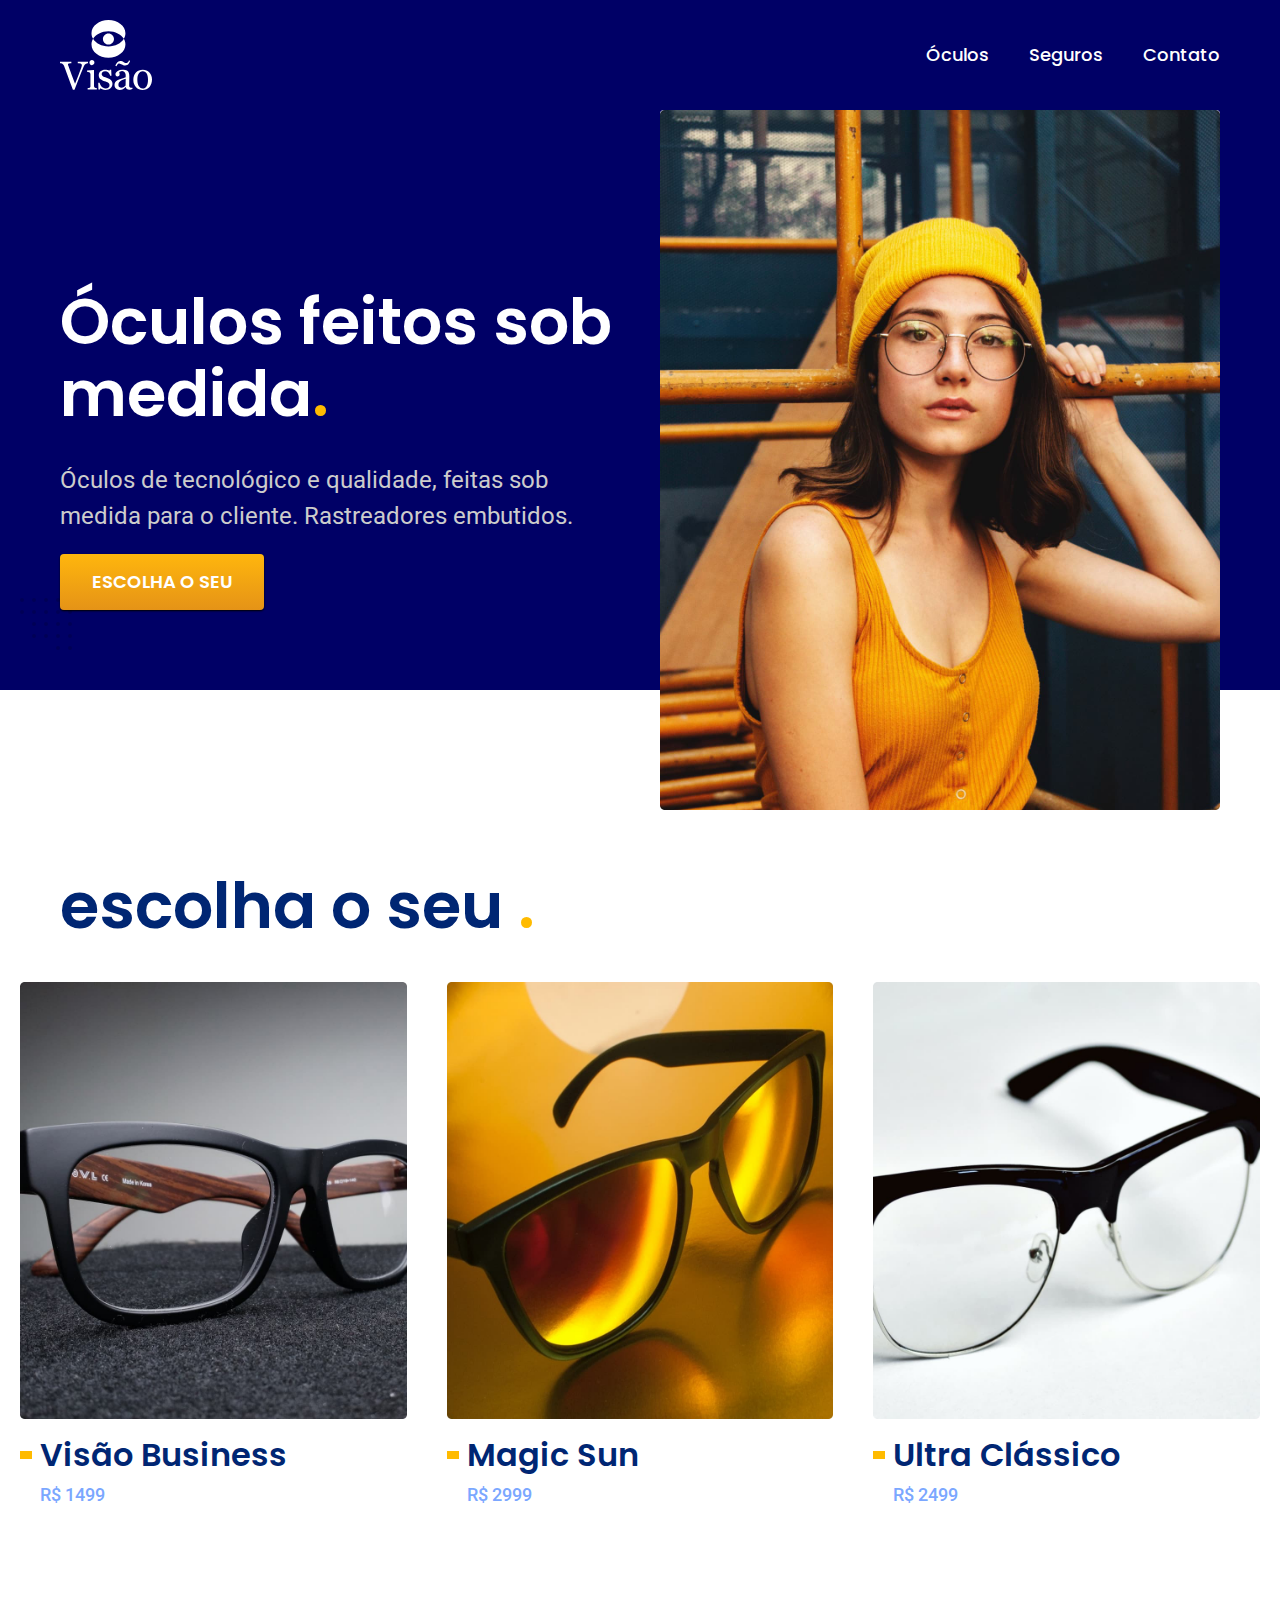
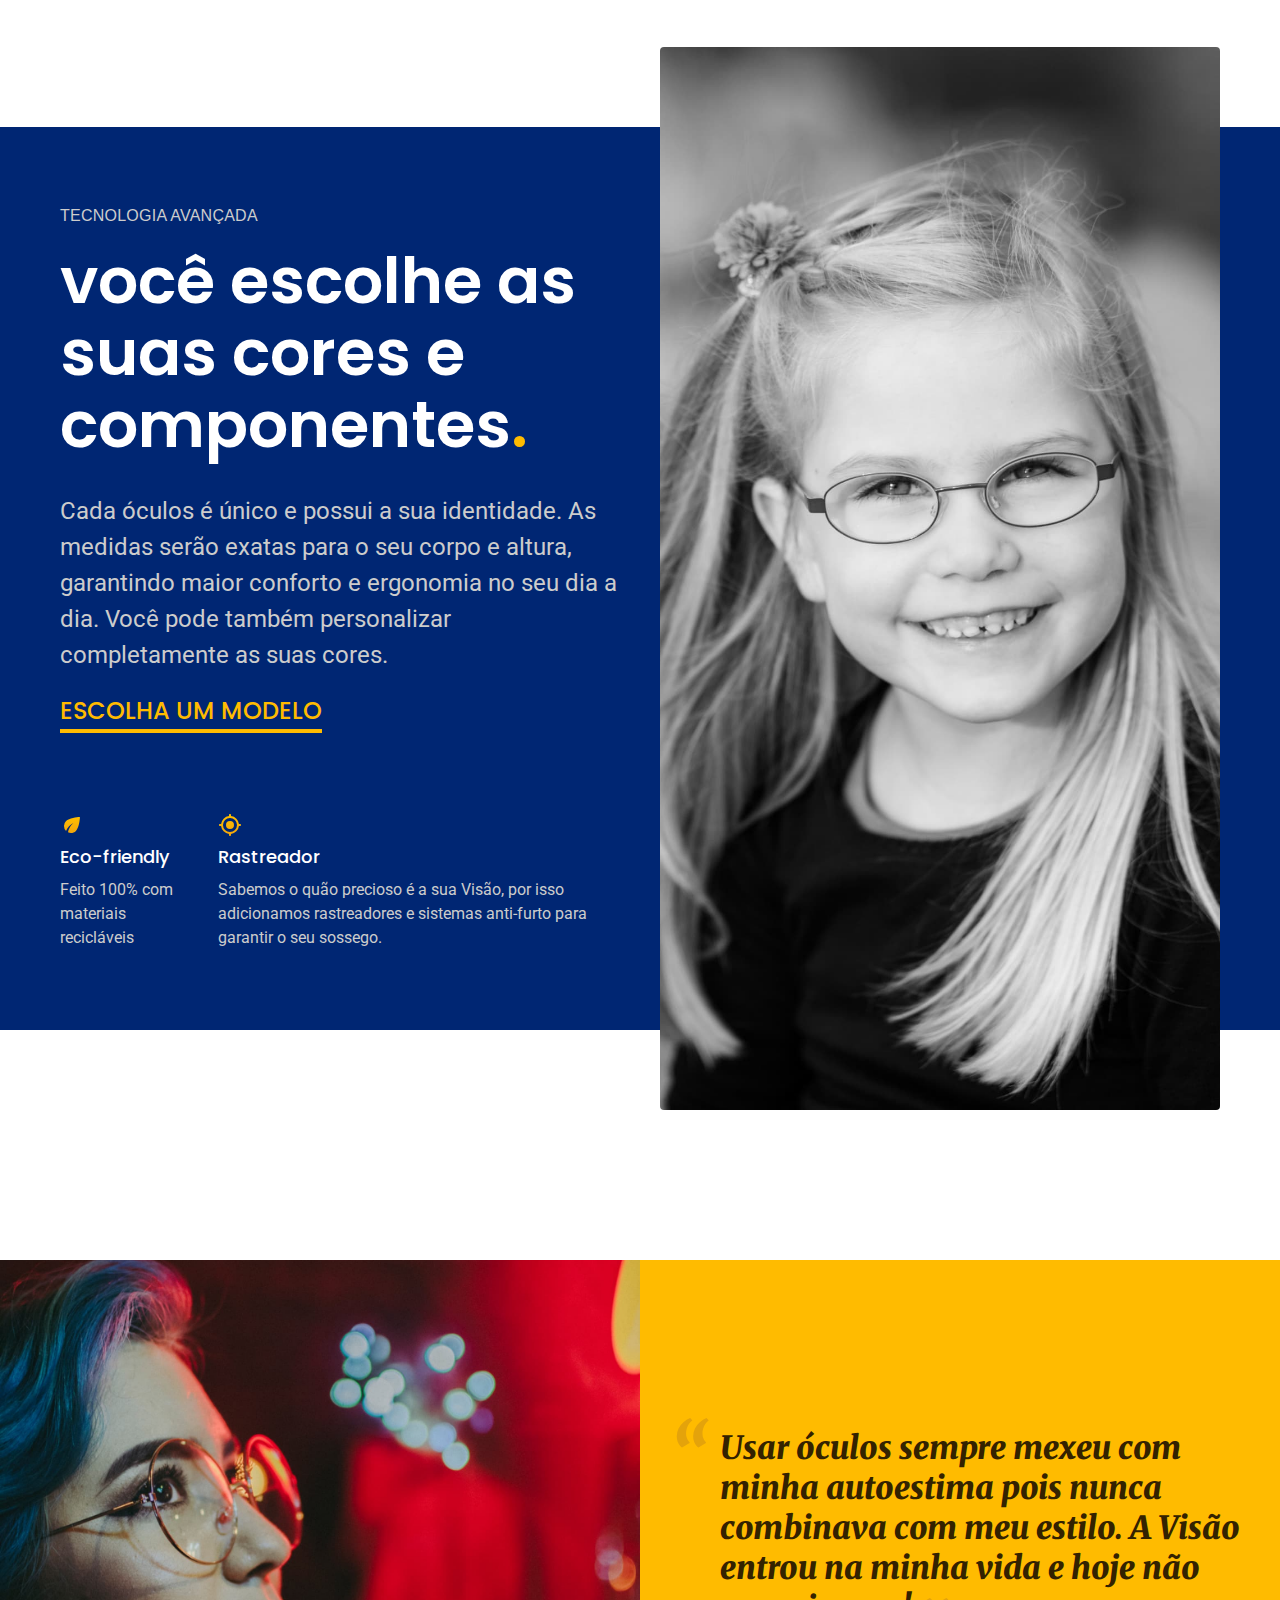
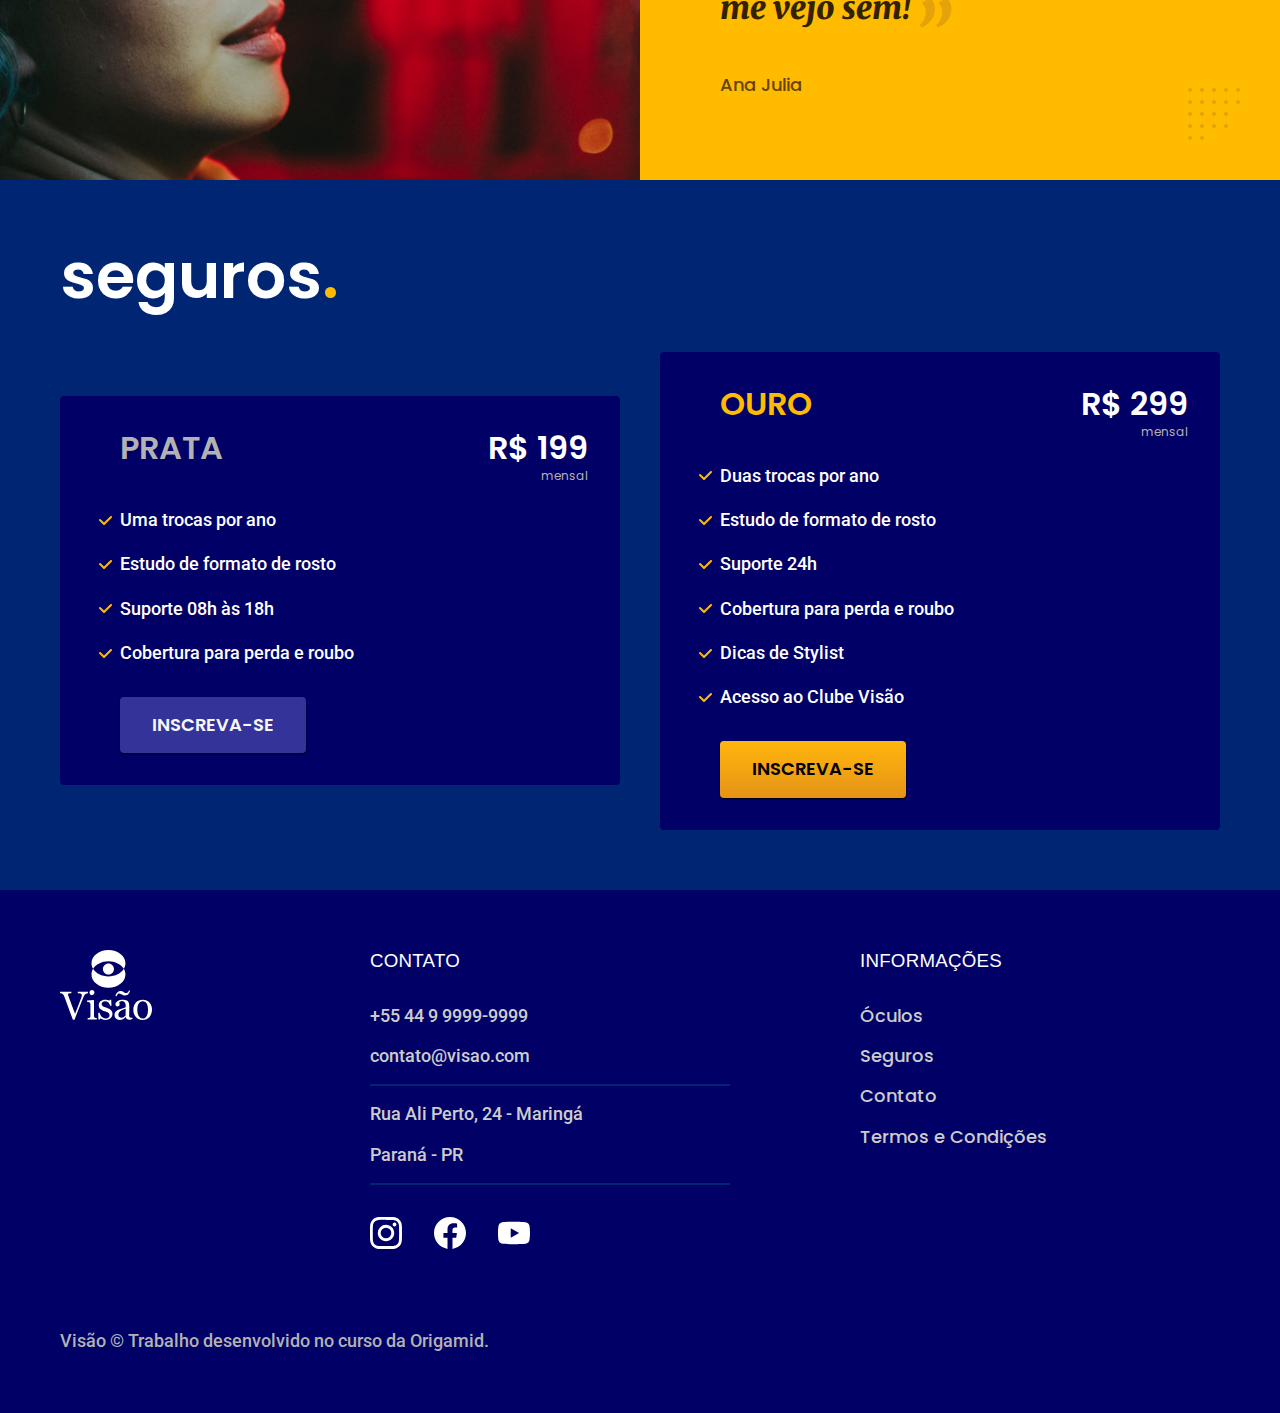
<file: index.html>
<!DOCTYPE html>
<html lang="pt-br">
<head>
  <meta charset="UTF-8">
  <meta http-equiv="X-UA-Compatible" content="IE=edge">
  <meta name="viewport" content="width=device-width, initial-scale=1.0">
  <title>Visão - Loja Online de Óculos </title>
  <meta name="description" content="Óculos de tecnológico e qualidade,  feitas sob medida para o cliente. Rastreadores embutidos.">
  <link rel="stylesheet" href="./css/style.css">
  <link rel="preconnect" href="https://fonts.googleapis.com">
<link rel="preconnect" href="https://fonts.gstatic.com" crossorigin>
<link rel="preconnect" href="https://fonts.googleapis.com">
<link rel="preconnect" href="https://fonts.gstatic.com" crossorigin>
<link rel="preconnect" href="https://fonts.googleapis.com">
<link rel="preconnect" href="https://fonts.gstatic.com" crossorigin>
<link href="https://fonts.googleapis.com/css2?family=Merriweather:ital,wght@1,900&family=Poppins:wght@400;600&family=Roboto:wght@400;500&display=swap" rel="stylesheet">
</head>
<body>
  <header class="header-bg">
    <div class="header container">
      <a href="./">
        <img class="visao-logo" src="./img/logo_visao_branca.svg" alt="Visão">
      </a>
 
    <nav aria-label="primaria">
      <ul class="header-menu font-1-m cor-1 ">
        <li><a href="./oculos.html">Óculos</a></li>
        <li><a href="./seguros.html">Seguros</a></li>
        <li><a href="./contato.html">Contato</a></li>
      </ul>
    </nav>
    </div>
  </header>

  <main class="introducao-bg">
    <div class="introducao container">
      <div class="introducao-conteudo">
      <h1 class="font-1-xxl fadeInLeft" data-anime="200">Óculos feitos sob medida<span class="cor-p1">.</span></h1>
      <p class="font-2-l cor-5 fadeInLeft" data-anime="400">Óculos de tecnológico e qualidade,  feitas sob medida para o cliente. Rastreadores embutidos.</p>
      <a class="botao fadeInLeft" data-anime="600" href="./oculos.html">Escolha o seu</a>
      </div>
      <div class="fadeInRight" data-anime="400">
      <img src="./img/fotos/img-intro.jpg" alt="Mulher de Óculos.">
      </div>
    </div>
  </main>

  <article class="oculos-lista">
    <h2 class="container font-1-xxl cor-11">escolha o seu <span class="cor-p1">.</span></h2>

  <ul>
    <li>
      <a href="./oculos/visao-business.html">
      <img src="./img/oculos/visao-business-home.jpg" alt="Oculos Visão Business">
      <h3 class="font-1-xl cor-11">Visão Business</h3>
      <span class="font-2-m cor-8">R$ 1499</span>
      </a>
    </li>

    <li>
      <a href="./oculos/magic.html">
      <img src="./img/oculos/magic-sun-home.jpg" alt="Oculos Magic Sun">
      <h3 class="font-1-xl cor-11">Magic Sun</h3>
      <span class="font-2-m cor-8">R$ 2999</span>
      </a>
    </li>

    <li>
      <a href="./oculos/ultra.html">
      <img src="./img/oculos/ultra-classico-home.jpg" alt="Oculos Visão Business">
      <h3 class="font-1-xl cor-11">Ultra Clássico</h3>
      <span class="font-2-m cor-8">R$ 2499</span>
      </a>
    </li>
  </ul>
  </article>

  <article class="tecnologia-bg">
    <div class="tecnologia container">
      <div class="tecnologia-conteudo">
        <span class="font-2-l-b cor-5">Tecnologia Avançada</span>
        <h2 class="font-1-xxl cor-1">você escolhe as suas cores e componentes<span class="cor-p1">.</span></h2>
        <p class="font-2-l cor-5">Cada óculos é único e possui a sua identidade. As medidas serão exatas para o seu corpo e altura, garantindo maior conforto e ergonomia no seu dia a dia. Você pode também personalizar completamente as suas cores.</p>
        <a class="link" href="./oculos.html">Escolha um modelo</a>
        <div class="tecnologia-vantagens">
        <div>
          <img src="./img/icones/sustentavel.svg" alt="">
          <h3 class="font-1-m cor-1">Eco-friendly</h3>
          <p class="font-2-s cor-5">Feito 100%  com materiais recicláveis</p>
        </div>

        <div>
          <img src="./img/icones/rastreador.svg" alt="">
          <h3 class="font-1-m cor-1">Rastreador</h3>
          <p class="font-2-s cor-5">Sabemos o quão precioso é a sua Visão, por isso adicionamos rastreadores e sistemas anti-furto para garantir o seu sossego.</p>
        </div>
      </div>
      </div>

      <div class="tecnologia-imagem">
        <img src="./img/fotos/diferencial.jpg" alt="Criança Usando Ócullos">
      </div>
    </div>
  </article>

  <section class="depoimento" aria-label="Depoimento">
    <div>
      <img src="./img/fotos/depoimento.jpg" alt="Foto Cliente">
    </div>
    <div class="depoimento-conteudo">
      <blockquote class="font-1-xl cor-p5">
        <p>Usar óculos sempre mexeu com minha autoestima pois nunca combinava com meu estilo.
          A Visão entrou na minha vida e hoje não me vejo sem!</p>
          <span class="font-1-m-b cor-p4">Ana Julia</span>
      </blockquote>
    </div>
  </section>

  <article class="seguros-bg">
    <div class="seguros container">
      <h2 class="font-1-xxl cor-1">seguros<span class="cor-p1">.</span></h2>
      <div class="seguros-item">
        <h3 class="font-1-xl cor-6">PRATA</h3>
        <span class="font-1-xl cor-1">R$ 199 <span class="font-1-xs cor-6">mensal</span></span>
        <ul class="font-2-m cor-1">
          <li>Uma trocas por ano</li>
          <li>Estudo de formato de rosto</li>
          <li>Suporte 08h às 18h</li>
          <li>Cobertura para perda e roubo</li>
        </ul>
        <a class="botao secundario" href="./orcamento.html">Inscreva-se</a>
      </div>
        <div class="seguros-item">
          <h3 class="font-1-xl cor-p1">OURO</h3>
          <span class="font-1-xl cor-1">R$ 299 <span class="font-1-xs cor-6">mensal</span></span>
          <ul class="font-2-m cor-1">
            <li>Duas trocas por ano</li>
            <li>Estudo de formato de rosto</li>
            <li>Suporte 24h</li>
            <li>Cobertura para perda e roubo</li>
            <li>Dicas de Stylist</li>
            <li>Acesso ao Clube Visão</li>

          </ul>
          <a class="botao" href="./orcamento.html">Inscreva-se</a>
        </div>
    </div>
  </article>

  <footer class="footer-bg">
    <div class="footer container">
      <img src="./img/logo_visao_branca.svg" alt="Visão">
      <div class="footer-contato">
        <h3 class="font-2-l-b cor-1">Contato</h3>
        <ul class="font-2-m cor-5">
          <li><a href="tel:+55449999999">+55 44 9 9999-9999</a></li>
          <li><a href="mailto:contato@visao.com">contato@visao.com</a></li>
          <li>Rua Ali Perto, 24 - Maringá</li>
          <li>Paraná - PR</li>
        </ul>
        <div class="footer-redes">
          <a href="">
            <img src="./img/icones/sociais/instagram.svg" alt="Instagram">
          </a>
          <a href="">
            <img src="./img/icones/sociais/facebook.svg" alt="Facebook">
          </a>
          <a href="">
            <img src="./img/icones/sociais/youtube.svg" alt="youtube">
          </a>
        </div>
      </div>
      <div class="footer-informacoes">
        <h3 class="font-2-l-b cor-1">Informações</h3>
        <nav>
          <ul class="font-1-m cor-5">
            <li><a href="./oculos.html">Óculos</a></li>
            <li><a href="./seguros.html">Seguros</a></li>
            <li><a href="./contato.html">Contato</a></li>
            <li><a href="./termos.html">Termos e Condições</a></li>
          </ul>
        </nav>
      </div>
      <p class="footer-cop font-2-m cor-6">Visão © Trabalho desenvolvido no curso da Origamid.</p>
      </div>
  </footer>
  <script src="./js/plugins/simple-anime.js"></script>
  <script src="./js/script.js"></script>
</body>
</html>
</file>
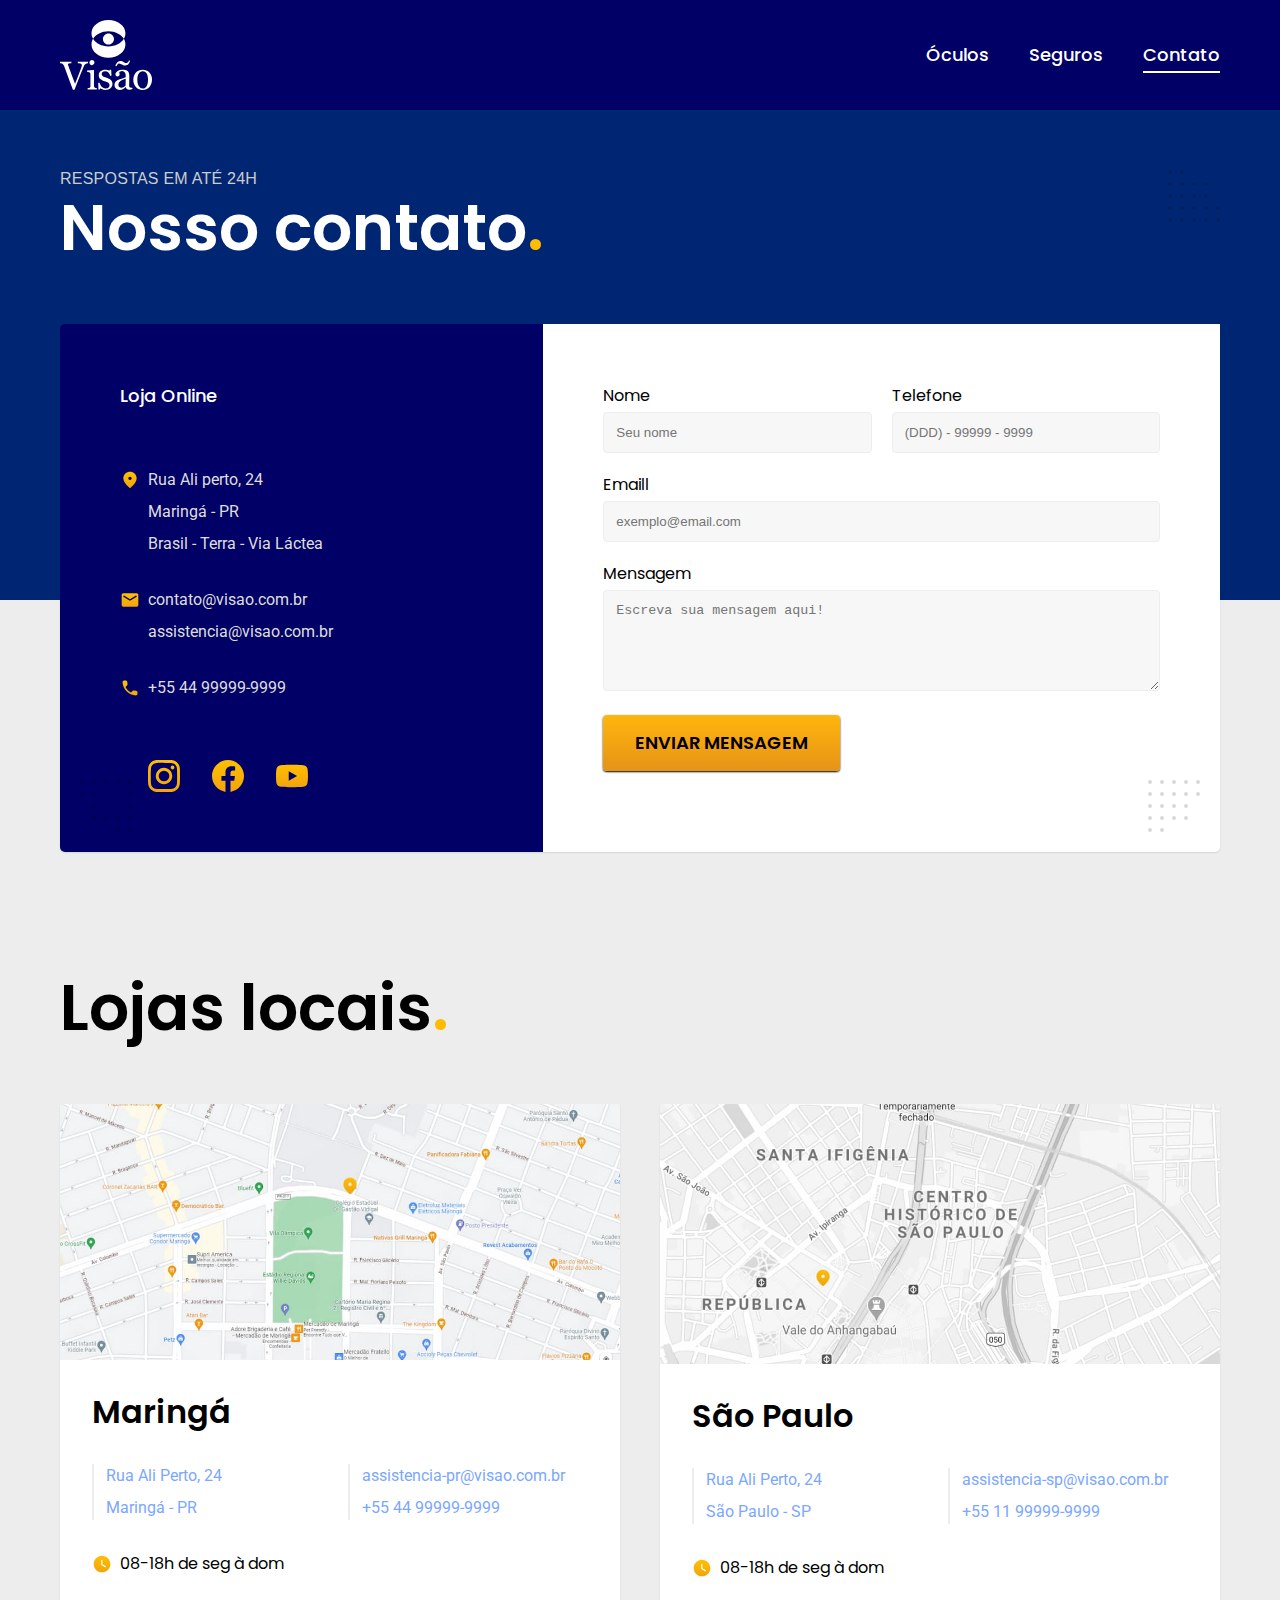
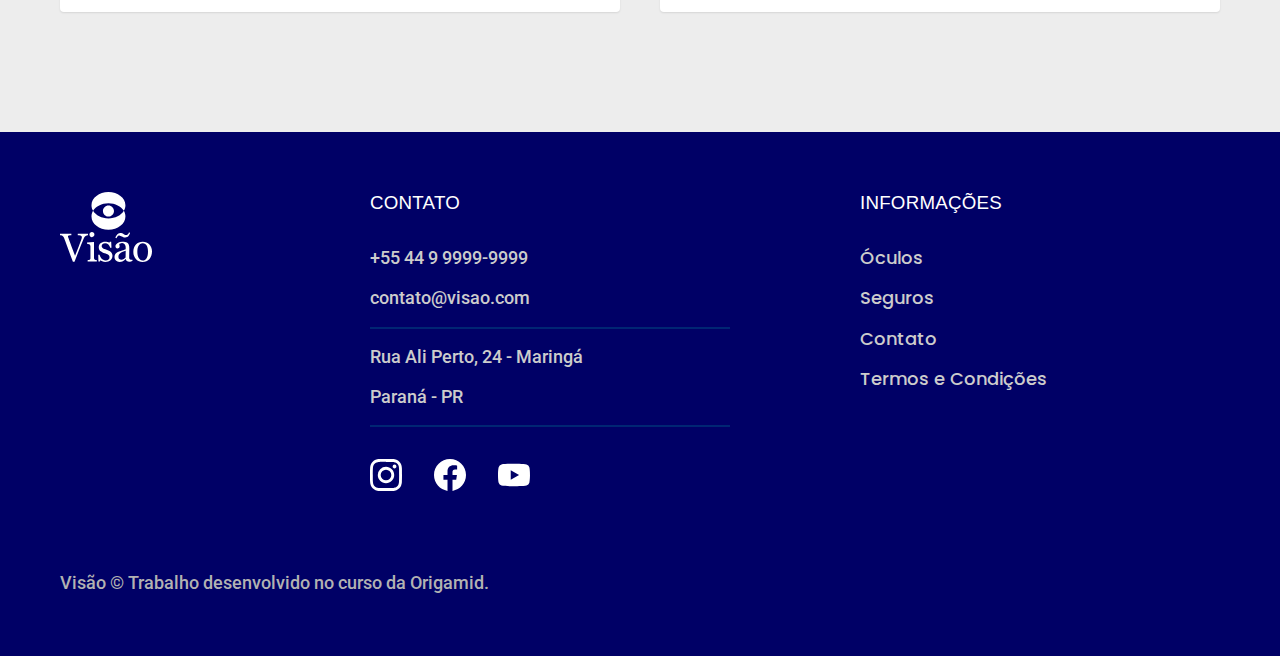
<file: contato.html>
<!DOCTYPE html>
<html lang="pt-br">
<head>
  <meta charset="UTF-8">
  <meta http-equiv="X-UA-Compatible" content="IE=edge">
  <meta name="viewport" content="width=device-width, initial-scale=1.0">
  <title>Visão | Contato </title>
  <meta name="description" content="Contato">
  <link rel="stylesheet" href="./css/style.css">
  <link rel="preconnect" href="https://fonts.googleapis.com">
<link rel="preconnect" href="https://fonts.gstatic.com" crossorigin>
<link rel="preconnect" href="https://fonts.googleapis.com">
<link rel="preconnect" href="https://fonts.gstatic.com" crossorigin>
<link rel="preconnect" href="https://fonts.googleapis.com">
<link rel="preconnect" href="https://fonts.gstatic.com" crossorigin>
<link href="https://fonts.googleapis.com/css2?family=Merriweather:ital,wght@1,900&family=Poppins:wght@400;600&family=Roboto:wght@400;500&display=swap" rel="stylesheet">
</head>
<body id="contato">
  <header class="header-bg">
    <div class="header container">
      <a href="./">
        <img src="./img/logo_visao_branca.svg" alt="Visão">
      </a>
 
    <nav aria-label="primaria">
      <ul class="header-menu font-1-m cor-1 ">
        <li><a href="./oculos.html">Óculos</a></li>
        <li><a href="./seguros.html">Seguros</a></li>
        <li><a href="./contato.html">Contato</a></li>
      </ul>
    </nav>
    </div>
  </header>

  <main>
    <div class="titulo-bg">
      <div class="titulo container">
        <p class="font-2-l-b cor-5">Respostas em até 24h</p>
        <h1 class="font-1-xxl cor-1">Nosso contato<span class="cor-p1">.</span></h1>
      </div>
    </div>

    <div class="contato container">
      <section class="contato-dados" aria-label="Endereço">
        <h2 class="font-1-m cor-1">Loja Online</h2>
        <div class="contato-endereco font-2-s cor-4">
          <p>Rua Ali perto, 24</p>
          <p>Maringá - PR</p>
          <p>Brasil - Terra - Via Láctea</p>
        </div>
        <address class="contato-meio font-2-s cor-4">
          <a href="mailto:contato@visao.com.br">contato@visao.com.br</a>
          <a href="mailto:assistencia@visao.com.br">assistencia@visao.com.br</a>
          <a href="tel:+554499999-9999">+55 44 99999-9999</a>
        </address>
        <div class="contato-redes">
          <a href="">
            <img src="./img/icones/sociais/instagram-p.svg" alt="Instagram">
          </a>
          <a href="">
            <img src="./img/icones/sociais/facebook-p.svg" alt="Facebook">
          </a>
          <a href="">
            <img src="./img/icones/sociais/youtube-p.svg" alt="youtube">
          </a>
        </div>
      </section>
      <section class="contato-formulario" aria-label="Formulário">
        <form class="form" action="./contato.html">
          <div>
          <label for="nome">Nome</label>
          <input type="text" id="nome" name="nome" placeholder="Seu nome">
          </div>
          <div>
            <label for="telefone">Telefone</label>
            <input type="text" id="nome" name="nome" placeholder="(DDD) - 99999 - 9999">
            </div>
          <div class="col-2">
            <label for="email">Emaill</label>
            <input type="email" id="nome" name="nome" placeholder="exemplo@email.com">
          </div>
          <div class="col-2">
            <label for="mensagem">Mensagem</label>
            <textarea rows="5" id="mensagem" name="mensagem" placeholder="Escreva sua mensagem aqui!"></textarea>
            </div>
            <button class="botao col-2">Enviar Mensagem</button>
        </form>
      </section>
    </div>
  </main>

  <article class="lojas container">
    <h2 class="font-1-xxl">Lojas locais<span class="cor-p1">.</span></h2>
    <div class="lojas-item">
      <img src="./img/lojas/mga.jpg" alt="Mapa Maringá com a rua Ali Perto, numero 24">
      <div class="lojas-conteudo">
        <h3 class="font-1-xl">Maringá</h3>
      <div class="lojas-dados font-2-s cor-8">
        <p>Rua Ali Perto, 24</p>
        <p>Maringá - PR</p>
      </div>
      <div class="lojas-dados font-2-s cor-8">
        <a href="mailto:assistencia@visao.com.br">assistencia-pr@visao.com.br</a>
        <a href="tel:+554499999-9999">+55 44 99999-9999</a>
      </div>
      <p class="loja-tempo font-1-s"><img src="./img/icones/horario.svg" alt=""> 08-18h de seg à dom</p>
      </div>
    </div>

    <div class="lojas-item">
      <img src="./img/lojas/sp.jpg" alt="Mapa São Paulo com a rua Ali Perto, numero 24">
      <div class="lojas-conteudo">
        <h3 class="font-1-xl">São Paulo</h3>
      <div class="lojas-dados font-2-s cor-8">
        <p>Rua Ali Perto, 24</p>
        <p>São Paulo - SP</p>
      </div>
      <div class="lojas-dados font-2-s cor-8">
        <a href="mailto:assistencia@visao.com.br">assistencia-sp@visao.com.br</a>
        <a href="tel:+554499999-9999">+55 11 99999-9999</a>
      </div>
      <p class="loja-tempo font-1-s"><img src="./img/icones/horario.svg" alt=""> 08-18h de seg à dom</p>
    </div>
    </div>
  </article>

  <footer class="footer-bg">
    <div class="footer container">
      <img src="./img/logo_visao_branca.svg" alt="Visão">
      <div class="footer-contato">
        <h3 class="font-2-l-b cor-1">Contato</h3>
        <ul class="font-2-m cor-5">
          <li><a href="tel:+55449999999">+55 44 9 9999-9999</a></li>
          <li><a href="mailto:contato@visao.com">contato@visao.com</a></li>
          <li>Rua Ali Perto, 24 - Maringá</li>
          <li>Paraná - PR</li>
        </ul>
        <div class="footer-redes">
          <a href="">
            <img src="./img/icones/sociais/instagram.svg" alt="Instagram">
          </a>
          <a href="">
            <img src="./img/icones/sociais/facebook.svg" alt="Facebook">
          </a>
          <a href="">
            <img src="./img/icones/sociais/youtube.svg" alt="youtube">
          </a>
        </div>
      </div>
      <div class="footer-informacoes">
        <h3 class="font-2-l-b cor-1">Informações</h3>
        <nav>
          <ul class="font-1-m cor-5">
            <li><a href="./oculos.html">Óculos</a></li>
            <li><a href="./seguros.html">Seguros</a></li>
            <li><a href="./contato.html">Contato</a></li>
            <li><a href="./termos.html">Termos e Condições</a></li>
          </ul>
        </nav>
      </div>
      <p class="footer-cop font-2-m cor-6">Visão © Trabalho desenvolvido no curso da Origamid.</p>
      </div>
  </footer>
  <script src="./js/script.js"></script>
</body>
</html>
</file>
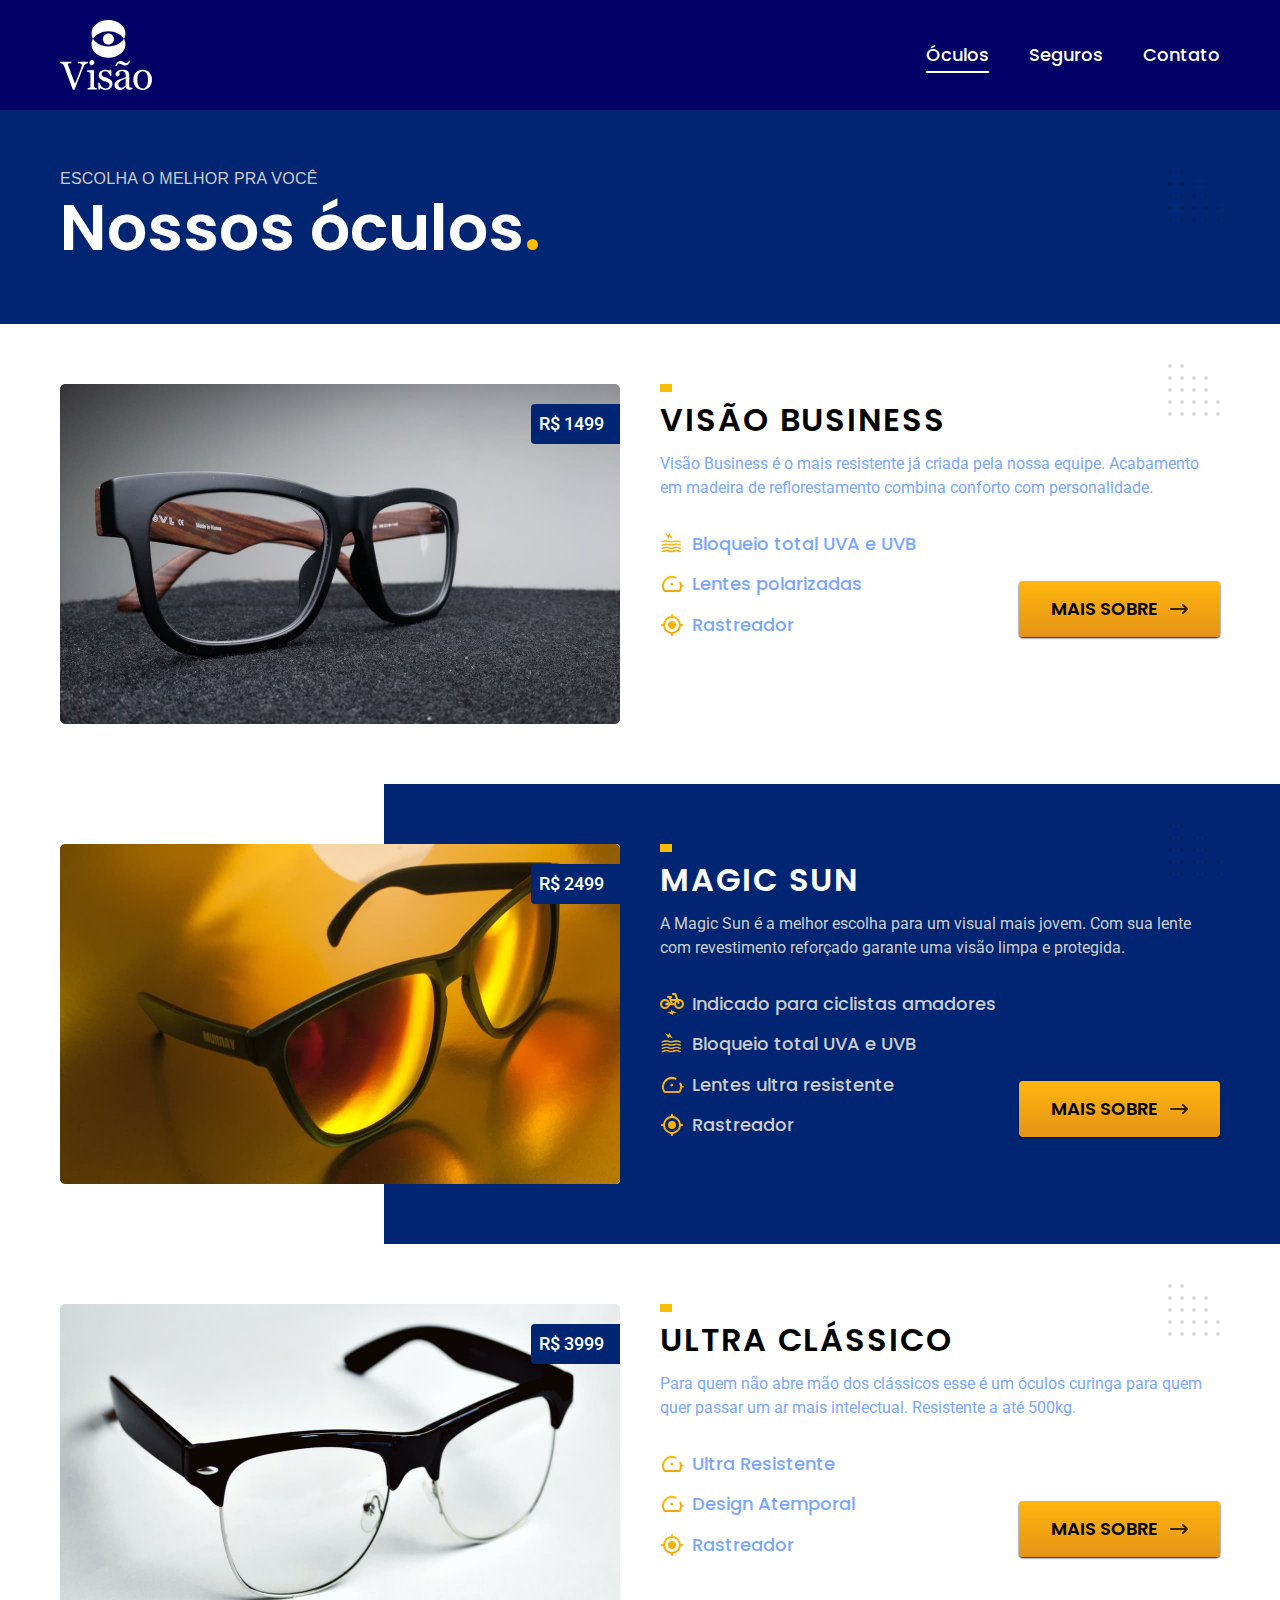
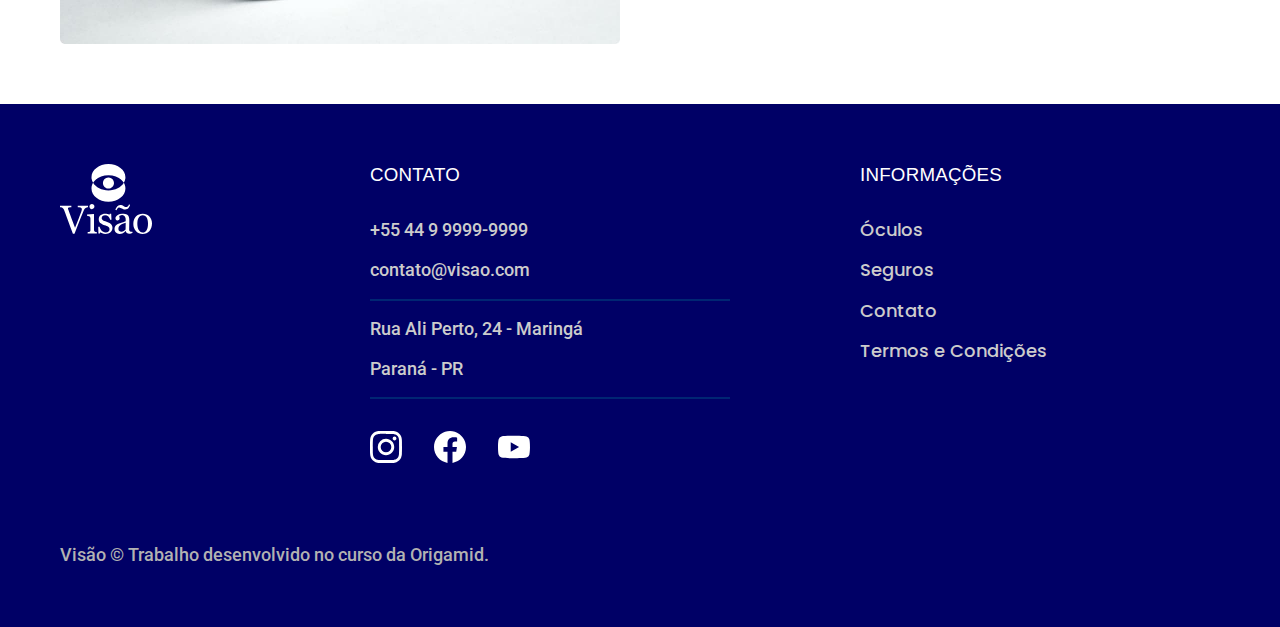
<file: oculos.html>
<!DOCTYPE html>
<html lang="pt-br">
<head>
  <meta charset="UTF-8">
  <meta http-equiv="X-UA-Compatible" content="IE=edge">
  <meta name="viewport" content="width=device-width, initial-scale=1.0">
  <title>Visão | Oculos </title>
  <meta name="description" content="Termos e Condições">
  <link rel="stylesheet" href="./css/style.css">
  <link rel="preconnect" href="https://fonts.googleapis.com">
<link rel="preconnect" href="https://fonts.gstatic.com" crossorigin>
<link rel="preconnect" href="https://fonts.googleapis.com">
<link rel="preconnect" href="https://fonts.gstatic.com" crossorigin>
<link rel="preconnect" href="https://fonts.googleapis.com">
<link rel="preconnect" href="https://fonts.gstatic.com" crossorigin>
<link href="https://fonts.googleapis.com/css2?family=Merriweather:ital,wght@1,900&family=Poppins:wght@400;600&family=Roboto:wght@400;500&display=swap" rel="stylesheet">
</head>
<body id="oculos">
  <header class="header-bg">
    <div class="header container">
      <a href="./">
        <img src="./img/logo_visao_branca.svg" alt="Visão">
      </a>
 
    <nav aria-label="primaria">
      <ul class="header-menu font-1-m cor-1 ">
        <li><a href="./oculos.html">Óculos</a></li>
        <li><a href="./seguros.html">Seguros</a></li>
        <li><a href="./contato.html">Contato</a></li>
      </ul>
    </nav>
    </div>
  </header>

  <main>
    <div class="titulo-bg">
      <div class="titulo container">
        <p class="font-2-l-b cor-5">Escolha o melhor pra você</p>
        <h1 class="font-1-xxl cor-1">Nossos óculos<span class="cor-p1">.</span></h1>
      </div>
    </div>

      <div class="oculos container">
        <div class="oculos-imagem">
          <img src="./img/oculos/visao-business.jpg" alt="">
          <span class="font-2-m cor-1">R$ 1499</span>
        </div>
        <div class="oculos-conteudo">
          <h2 class="font-1-xl">Visão Business</h2>
          <p class="font-2-s cor-8">Visão Business é o mais resistente já criada pela nossa equipe. Acabamento em madeira de reflorestamento combina conforto com personalidade.</p>
          <ul class="font-1-m cor-8" >
            <li><img src="./img/icones/bloqueio-UVB.svg" alt="">Bloqueio total UVA e UVB</li>
            <li><img src="./img/icones/velocidade.svg" alt="">Lentes polarizadas</li>
            <li><img src="./img/icones/rastreador.svg" alt="">Rastreador</li>
          </ul>
          <a class="botao seta" href="./oculos/visao-business.html">Mais Sobre</a>
      </div>
      </div>
     <div class="oculos-bg">

      <div class="oculos container">
        <div class="oculos-imagem">
          <img src="./img/oculos/magic-sun.jpg" alt="">
          <span class="font-2-m cor-1">R$ 2499</span>
        </div>
        <div class="oculos-conteudo">
          <h2 class="font-1-xl cor-1">Magic Sun</h2>
          <p class="font-2-s cor-5">A Magic Sun é a melhor escolha para um visual mais jovem. Com sua lente com revestimento reforçado garante uma visão limpa e protegida.</p>
          <ul class="font-1-m cor-5" >
            <li><img src="./img/icones/ciclista.svg" alt="">Indicado para ciclistas amadores</li>
            <li><img src="./img/icones/bloqueio-UVB.svg" alt="">Bloqueio total UVA e UVB</li>
            <li><img src="./img/icones/velocidade.svg" alt="">Lentes ultra resistente</li>
            <li><img src="./img/icones/rastreador.svg" alt="">Rastreador</li>
          </ul>
          <a class="botao seta" href="./oculos/magic.html">Mais Sobre</a>
        </div>
        </div>
      </div>
      <div class="oculos container">
        <div class="oculos-imagem">
          <img src="./img/oculos/ultra-classico.jpg" alt="">
          <span class="font-2-m cor-1">R$ 3999</span>
        </div>
        <div class="oculos-conteudo">
          <h2 class="font-1-xl">Ultra Clássico</h2>
          <p class="font-2-s cor-8">Para quem não abre mão dos clássicos esse é um óculos curinga para quem quer passar um ar mais intelectual. Resistente a até 500kg.</p>
          <ul class="font-1-m cor-8" >
            <li><img src="./img/icones/velocidade.svg" alt="">Ultra Resistente</li>
            <li><img src="./img/icones/velocidade.svg" alt="">Design Atemporal</li>
            <li><img src="./img/icones/rastreador.svg" alt="">Rastreador</li>
          </ul>
          <a class="botao seta" href="./oculos/ultra.html">Mais Sobre</a>
      </div>
    </div>
  </main>

  <footer class="footer-bg">
    <div class="footer container">
      <img src="./img/logo_visao_branca.svg" alt="Visão">
      <div class="footer-contato">
        <h3 class="font-2-l-b cor-1">Contato</h3>
        <ul class="font-2-m cor-5">
          <li><a href="tel:+55449999999">+55 44 9 9999-9999</a></li>
          <li><a href="mailto:contato@visao.com">contato@visao.com</a></li>
          <li>Rua Ali Perto, 24 - Maringá</li>
          <li>Paraná - PR</li>
        </ul>
        <div class="footer-redes">
          <a href="">
            <img src="./img/icones/sociais/instagram.svg" alt="Instagram">
          </a>
          <a href="">
            <img src="./img/icones/sociais/facebook.svg" alt="Facebook">
          </a>
          <a href="">
            <img src="./img/icones/sociais/youtube.svg" alt="youtube">
          </a>
        </div>
      </div>
      <div class="footer-informacoes">
        <h3 class="font-2-l-b cor-1">Informações</h3>
        <nav>
          <ul class="font-1-m cor-5">
            <li><a href="./oculos.html">Óculos</a></li>
            <li><a href="./seguros.html">Seguros</a></li>
            <li><a href="./contato.html">Contato</a></li>
            <li><a href="./termos.html">Termos e Condições</a></li>
          </ul>
        </nav>
      </div>
      <p class="footer-cop font-2-m cor-6">Visão © Trabalho desenvolvido no curso da Origamid.</p>
      </div>
  </footer>
  <script src="./js/script.js"></script>
</body>
</html>
</file>
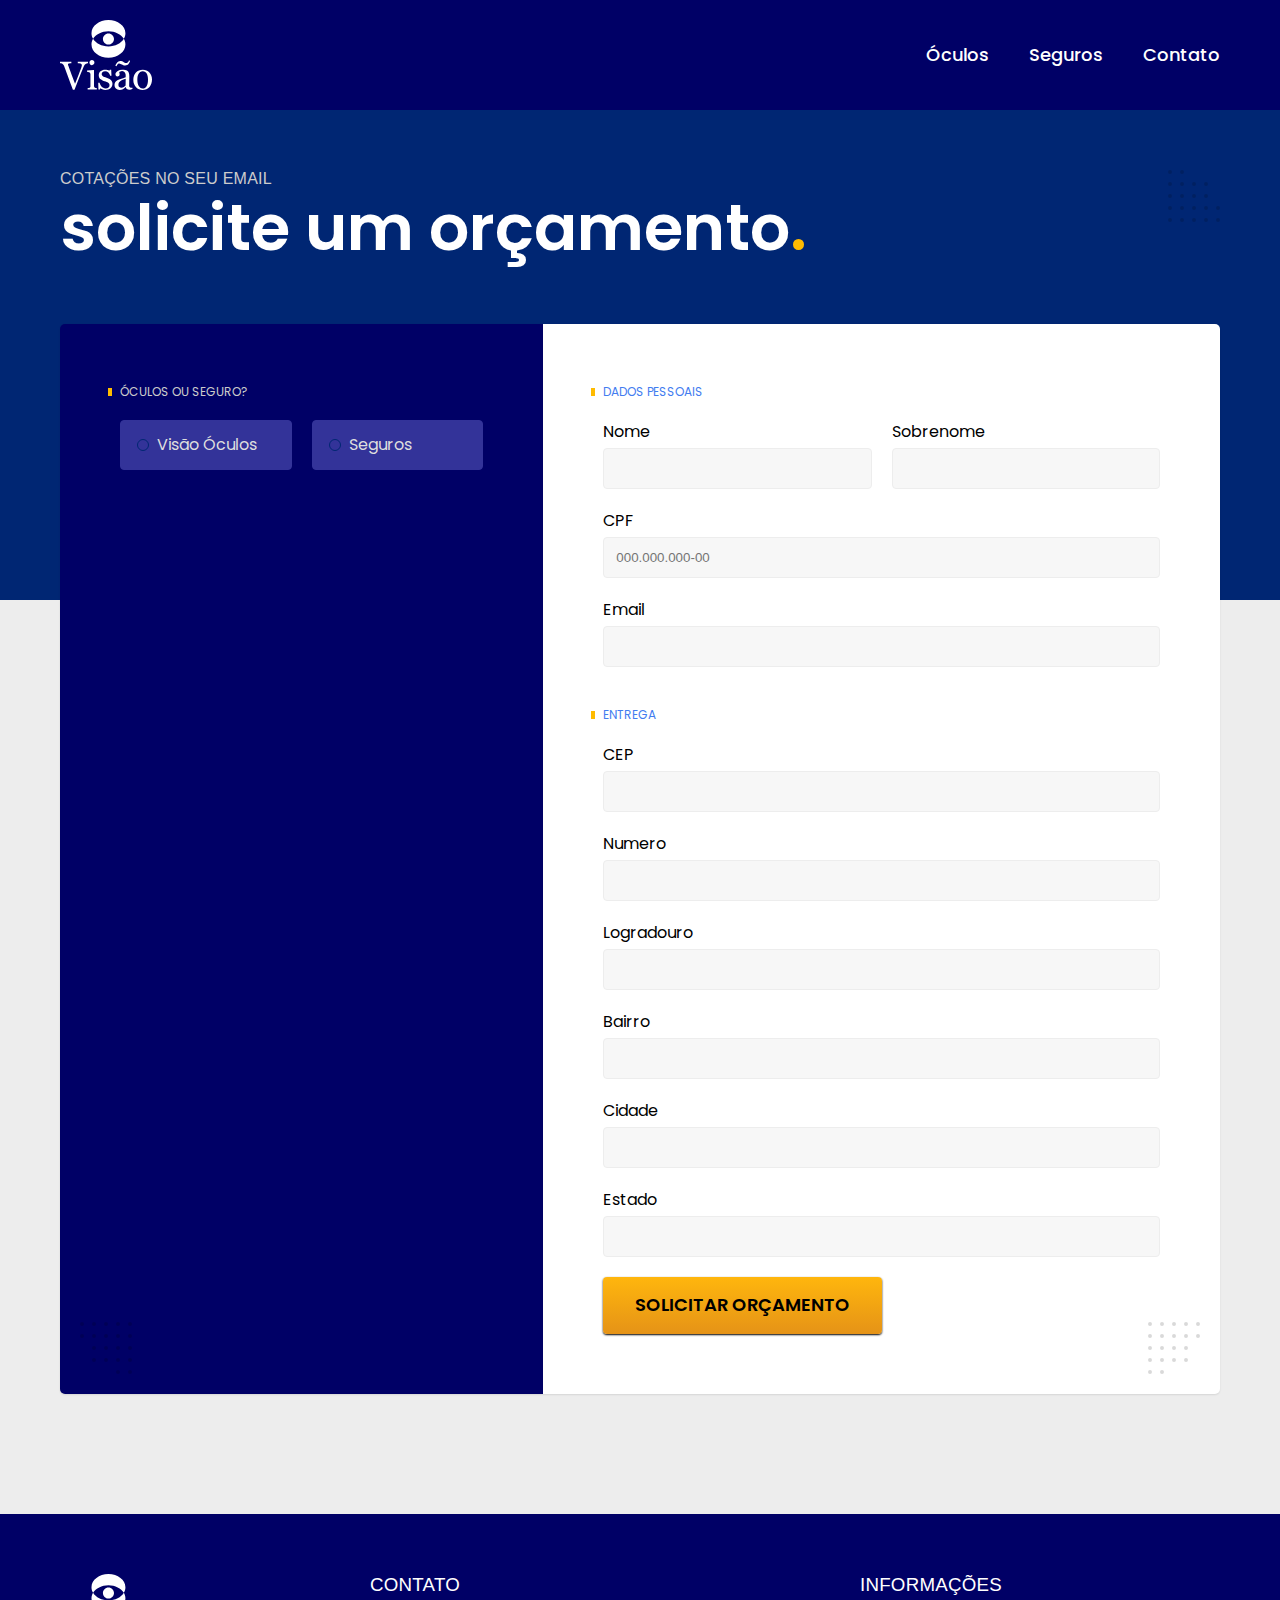
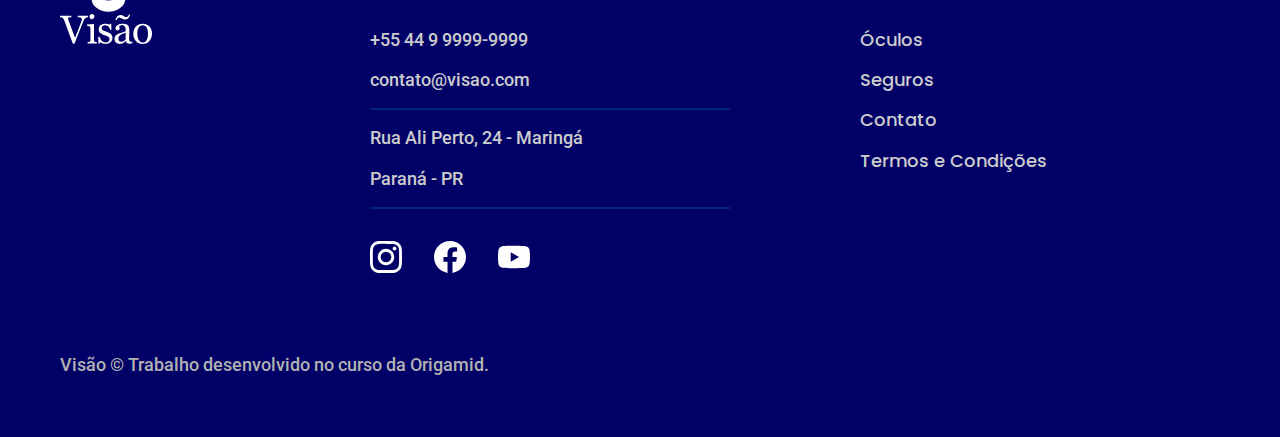
<file: orcamento.html>
<!DOCTYPE html>
<html lang="pt-br">
<head>
  <meta charset="UTF-8">
  <meta http-equiv="X-UA-Compatible" content="IE=edge">
  <meta name="viewport" content="width=device-width, initial-scale=1.0">
  <title>Visão | Orçamento </title>
  <meta name="description" content="Orçamento">
  <link rel="stylesheet" href="./css/style.css">
  <link rel="preconnect" href="https://fonts.googleapis.com">
<link rel="preconnect" href="https://fonts.gstatic.com" crossorigin>
<link rel="preconnect" href="https://fonts.googleapis.com">
<link rel="preconnect" href="https://fonts.gstatic.com" crossorigin>
<link rel="preconnect" href="https://fonts.googleapis.com">
<link rel="preconnect" href="https://fonts.gstatic.com" crossorigin>
<link href="https://fonts.googleapis.com/css2?family=Merriweather:ital,wght@1,900&family=Poppins:wght@400;600&family=Roboto:wght@400;500&display=swap" rel="stylesheet">
</head>
<body id="orcamento">
  <header class="header-bg">
    <div class="header container">
      <a href="./">
        <img src="./img/logo_visao_branca.svg" alt="Visão">
      </a>
 
    <nav aria-label="primaria">
      <ul class="header-menu font-1-m cor-1 ">
        <li><a href="./oculos.html">Óculos</a></li>
        <li><a href="./seguros.html">Seguros</a></li>
        <li><a href="./contato.html">Contato</a></li>
      </ul>
    </nav>
    </div>
  </header>

  <main>
    <div class="titulo-bg">
      <div class="titulo container">
        <p class="font-2-l-b cor-5">COTAÇÕES NO SEU EMAIL</p>
        <h1 class="font-1-xxl cor-1">solicite um orçamento<span class="cor-p1">.</span></h1>
      </div>
    </div>

    <form class="orcamento container" action="./">
      <div class="orcamento-produto">
        <h2 class="font-1-xs cor-5">Óculos ou seguro?</h2>

        <input type="radio" name="tipo" value="visao" id="visao" >
        <label for="visao"> Visão Óculos</label>

        <input type="radio" name="tipo" value="seguro" id="seguro" >
        <label for="seguro">Seguros</label>

        <div class="orcamento-conteudo" id="orcamento-visao">
          <h2 class="font-1-xs cor-5">Escolha o seu</h2>

          <input type="radio" name="produto" value="visao-business" id="visao-business" >
          <label for="visao-business">Visão Business <span>R$ 1499</span></label>
          <div class="orcamento-detalhes">
            <ul class="font-1-xs cor-8">
              <li><img src="./img/icones/bloqueio-UVB.svg
                " alt="">Bloqueio total UVA e UVB</li>
              <li><img src="./img/icones/velocidade.svg" alt="">Lentes Polarizadas</li>
              <li><img src="./img/icones/rastreador.svg" alt="">Rastreador</li>
            </ul>
            <img src="./img/oculos/visao-business.jpg" alt="">
          </div>

          <input type="radio" name="produto" value="magic" id="magic" >
          <label for="magic">Magic Sun<span>R$ 2499</span></label>
          <div class="orcamento-detalhes">
            <ul class="font-1-xs cor-8">
              <li><img src="./img/icones/bloqueio-UVB.svg" alt="">Bloqueio total UVA e UVB</li>
              <li><img src="./img/icones/velocidade.svg" alt="">Lentes ultra resistente</li>
              <li><img src="./img/icones/rastreador.svg" alt="">Rastreador</li>
            </ul>
            <img src="./img/oculos/magic-sun.jpg" alt="">
          </div>

          <input type="radio" name="produto" value="ultra" id="ultra" >
          <label for="ultra">Ultra Clássico<span>R$ 3999</span></label>
          <div class="orcamento-detalhes">
            <ul class="font-1-xs cor-8">
              <li><img src="./img/icones/velocidade.svg" alt="">Ultra Resistente</li>
              <li><img src="./img/icones/velocidade.svg" alt="">Design atemporal</li>
              <li><img src="./img/icones/rastreador.svg" alt="">Rastreador</li>
            </ul>
            <img src="./img/oculos/ultra-classico.jpg" alt="">
          </div>

        </div>

        <div class="orcamento-conteudo" id="orcamento-seguro">
          <h2 class="font-1-xs cor-5">Escolha o plano</h2>

          <input type="radio" name="produto" value="prata" id="prata" >
          <label for="prata">Prata<span>R$ 199</span></label>

          <input type="radio" name="produto" value="ouro" id="ouro" >
          <label for="ouro">Ouro<span>R$ 299</span></label>

        </div>
      </div>
      <div class="orcamento-dados form">
        <h2 class="font-1-xs cor-9 col-2">dados pessoais</h2>
      <div>
          <label for="nome">Nome</label>
          <input type="text" id="nome" name="nome">
      </div>
      <div>
            <label for="sobrenome">Sobrenome</label>
            <input type="text" id="sobrenome" name="sobrenome">
      </div>
      <div class="col-2">
              <label for="cpf">CPF</label>
              <input type="text" id="cpf" name="cpf" placeholder="000.000.000-00">
      </div>
      <div class="col-2">
        <label for="email">Email</label>
        <input type="email" id="email" name="email">
      </div>

      <h2 class="font-1-xs cor-9 col-2">Entrega</h2>
      <div class="col-2">
        <label for="cep">CEP</label>
        <input type="text" id="cep" name="cep">
      </div>
      <div class="col-2">
        <label for="numero">Numero</label>
        <input type="text" id="numero" name="numero">
      </div>
      <div class="col-2">
        <label for="logradouro">Logradouro</label>
        <input type="text" id="logradouro" name="logradouro">
      </div>
      <div class="col-2">
        <label for="bairro">Bairro</label>
        <input type="text" id="bairro" name="bairro">
      </div>
      <div class="col-2">
        <label for="cidade">Cidade</label>
        <input type="text" id="cidade" name="cidade">
      </div>
      <div class="col-2">
        <label for="estado">Estado</label>
        <input type="text" id="estado" name="estado">
      </div>
      <button class="botao col-2">Solicitar Orçamento</button>
      </div>
    </form>
  </main>

  <footer class="footer-bg">
    <div class="footer container">
      <img src="./img/logo_visao_branca.svg" alt="Visão">
      <div class="footer-contato">
        <h3 class="font-2-l-b cor-1">Contato</h3>
        <ul class="font-2-m cor-5">
          <li><a href="tel:+55449999999">+55 44 9 9999-9999</a></li>
          <li><a href="mailto:contato@visao.com">contato@visao.com</a></li>
          <li>Rua Ali Perto, 24 - Maringá</li>
          <li>Paraná - PR</li>
        </ul>
        <div class="footer-redes">
          <a href="">
            <img src="./img/icones/sociais/instagram.svg" alt="Instagram">
          </a>
          <a href="">
            <img src="./img/icones/sociais/facebook.svg" alt="Facebook">
          </a>
          <a href="">
            <img src="./img/icones/sociais/youtube.svg" alt="youtube">
          </a>
        </div>
      </div>
      <div class="footer-informacoes">
        <h3 class="font-2-l-b cor-1">Informações</h3>
        <nav>
          <ul class="font-1-m cor-5">
            <li><a href="./oculos.html">Óculos</a></li>
            <li><a href="./seguros.html">Seguros</a></li>
            <li><a href="./contato.html">Contato</a></li>
            <li><a href="./termos.html">Termos e Condições</a></li>
          </ul>
        </nav>
      </div>
      <p class="footer-cop font-2-m cor-6">Visão © Trabalho desenvolvido no curso da Origamid.</p>
      </div>
  </footer>
  <script src="./js/script.js"></script>
</body>
</html>
</file>
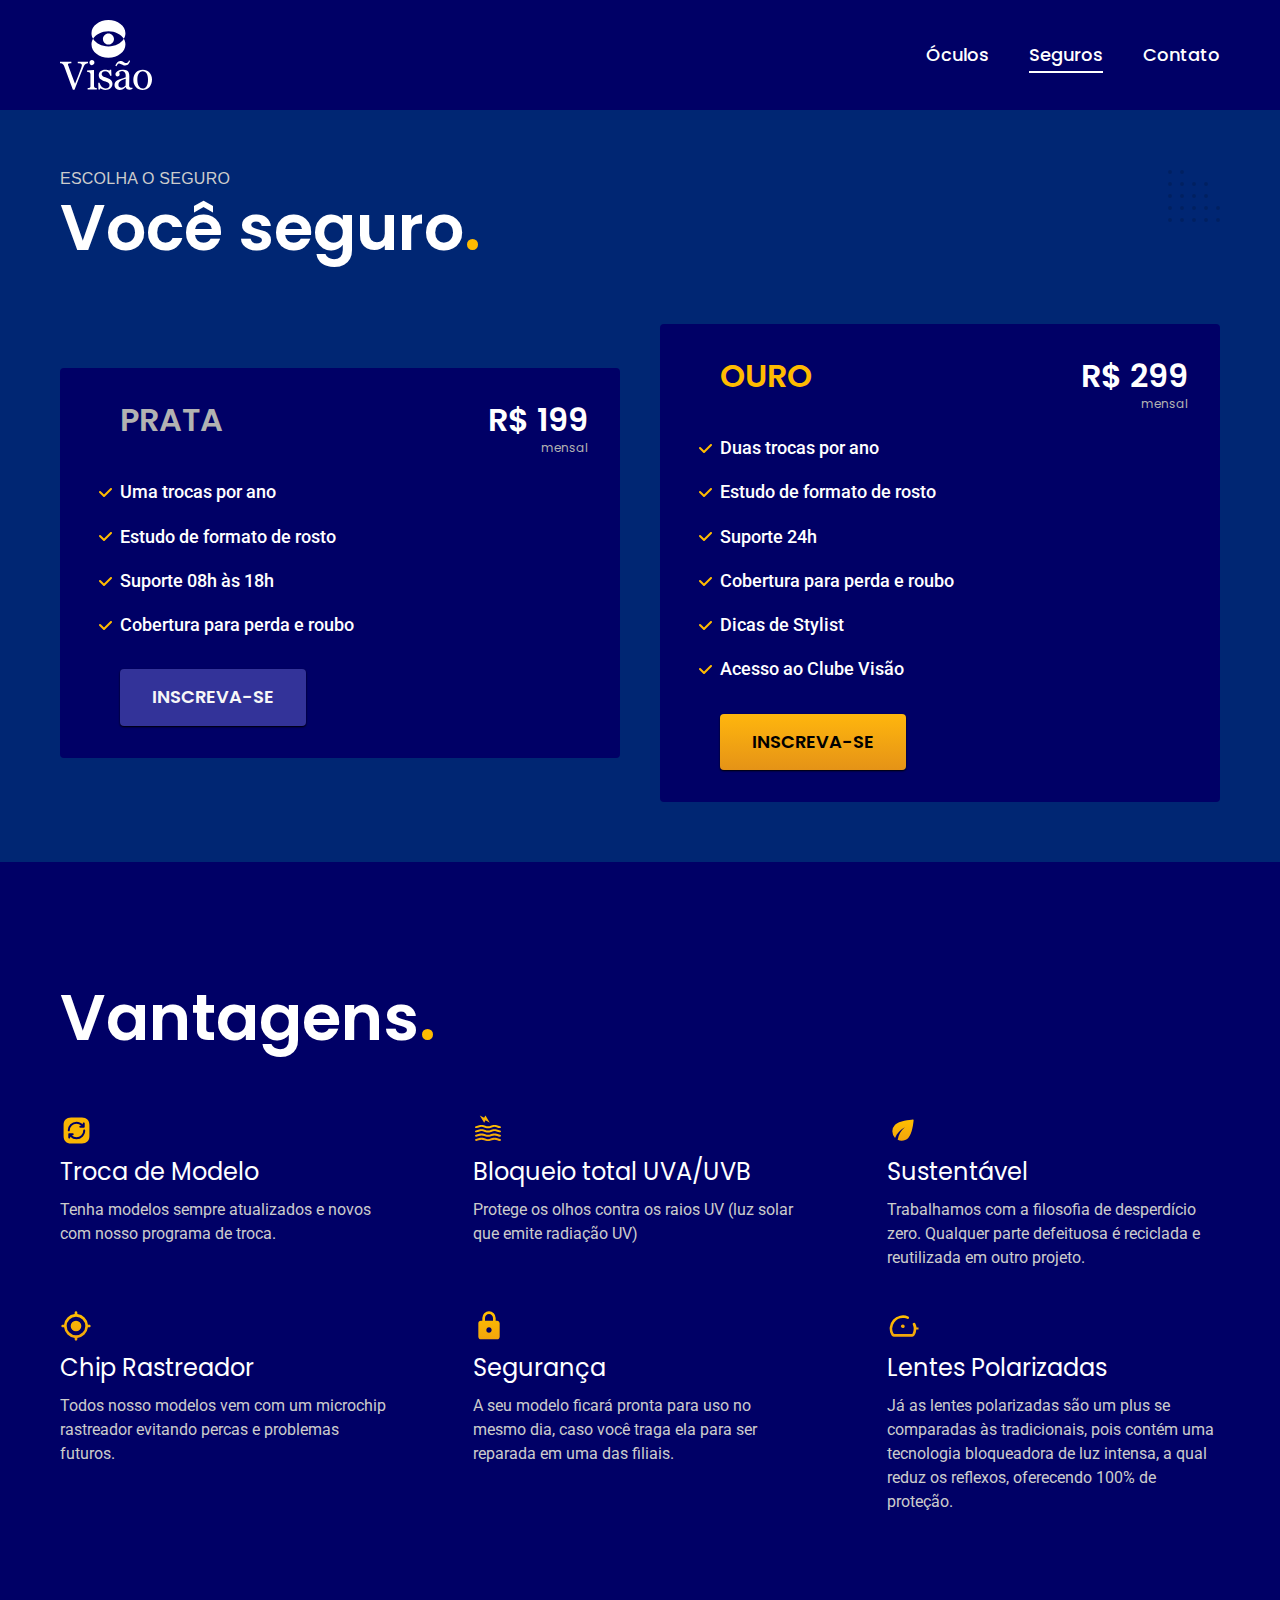
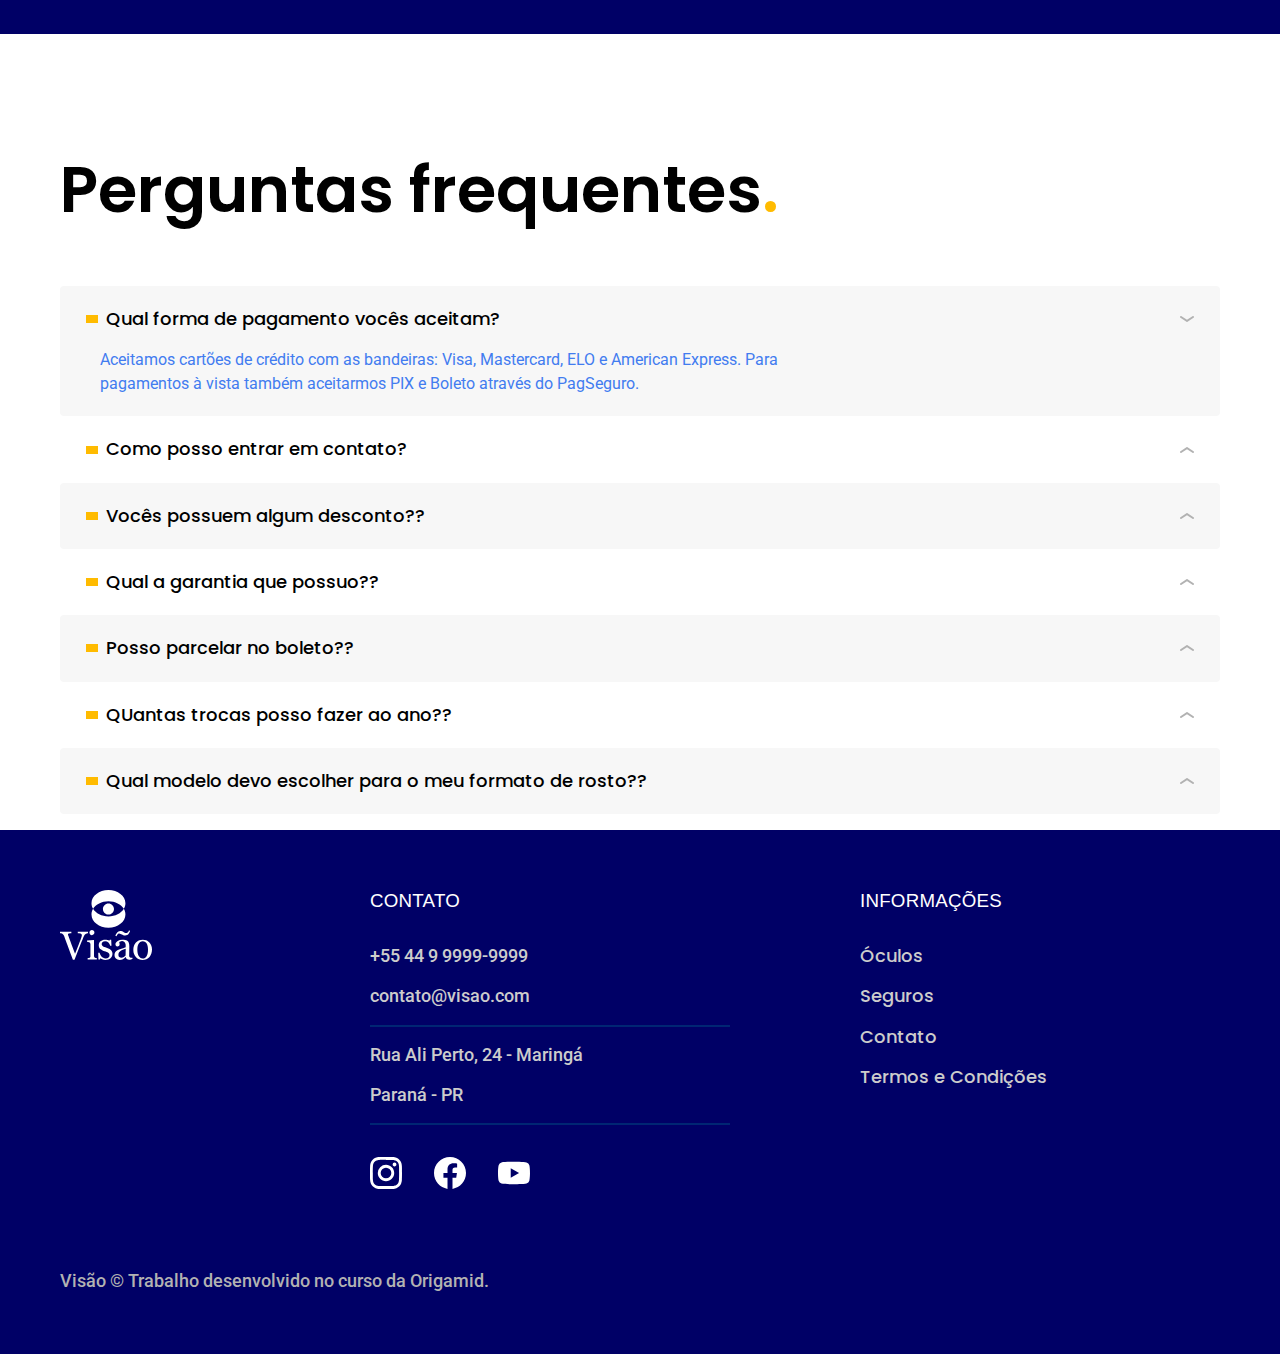
<file: seguros.html>
<!DOCTYPE html>
<html lang="pt-br">
<head>
  <meta charset="UTF-8">
  <meta http-equiv="X-UA-Compatible" content="IE=edge">
  <meta name="viewport" content="width=device-width, initial-scale=1.0">
  <title>Visão | Seguros </title>
  <meta name="description" content="Termos e Condições">
  <link rel="stylesheet" href="./css/style.css">
  <link rel="preconnect" href="https://fonts.googleapis.com">
<link rel="preconnect" href="https://fonts.gstatic.com" crossorigin>
<link rel="preconnect" href="https://fonts.googleapis.com">
<link rel="preconnect" href="https://fonts.gstatic.com" crossorigin>
<link rel="preconnect" href="https://fonts.googleapis.com">
<link rel="preconnect" href="https://fonts.gstatic.com" crossorigin>
<link href="https://fonts.googleapis.com/css2?family=Merriweather:ital,wght@1,900&family=Poppins:wght@400;600&family=Roboto:wght@400;500&display=swap" rel="stylesheet">
</head>
<body id="seguros">
  <header class="header-bg">
    <div class="header container">
      <a href="./">
        <img src="./img/logo_visao_branca.svg" alt="Visão">
      </a>
 
    <nav aria-label="primaria">
      <ul class="header-menu font-1-m cor-1 ">
        <li><a href="./oculos.html">Óculos</a></li>
        <li><a href="./seguros.html">Seguros</a></li>
        <li><a href="./contato.html">Contato</a></li>
      </ul>
    </nav>
    </div>
  </header>

  <main class="seguros-bg">
    <div class="titulo-bg">
      <div class="titulo container">
        <p class="font-2-l-b cor-5">Escolha o seguro</p>
        <h1 class="font-1-xxl cor-1">Você seguro<span class="cor-p1">.</span></h1>
      </div>
    </div>
      <div class="seguros container">

        <div class="seguros-item fadeInLeft" data-anime="200">
          <h3 class="font-1-xl cor-6">PRATA</h3>
          <span class="font-1-xl cor-1">R$ 199 <span class="font-1-xs cor-6">mensal</span></span>
          <ul class="font-2-m cor-1">
            <li>Uma trocas por ano</li>
            <li>Estudo de formato de rosto</li>
            <li>Suporte 08h às 18h</li>
            <li>Cobertura para perda e roubo</li>
          </ul>
          <a class="botao secundario" href="./orcamento.html?tipo=seguro&produto=prata">Inscreva-se</a>
        </div>
          <div class="seguros-item fadeInRight" data-anime="400">
            <h3 class="font-1-xl cor-p1">OURO</h3>
            <span class="font-1-xl cor-1">R$ 299 <span class="font-1-xs cor-6">mensal</span></span>
            <ul class="font-2-m cor-1">
              <li>Duas trocas por ano</li>
              <li>Estudo de formato de rosto</li>
              <li>Suporte 24h</li>
              <li>Cobertura para perda e roubo</li>
              <li>Dicas de Stylist</li>
              <li>Acesso ao Clube Visão</li>
  
            </ul>
            <a class="botao" href="./orcamento.html?tipo=seguro&produto=ouro">Inscreva-se</a>
          </div>
      </div>
  </main>

  <article class="vantagens-bg">
    <div class="vantagens container">
      <h2 class="font-1-xxl cor-1">Vantagens<span class="cor-p1">.</span></h2>
      <ul>
        <li><img src=".//img/icones/troca.svg" alt="">
        <h3 class="font-1-l cor-1">Troca de Modelo</h3>
      <p class="font-2-s cor-5">Tenha modelos sempre atualizados e novos com nosso programa de troca.</p></li>

      <li><img src=".//img/icones/bloqueio-UVB.svg" alt="">
        <h3 class="font-1-l cor-1">Bloqueio total UVA/UVB</h3>
      <p class="font-2-s cor-5">Protege os olhos contra os raios UV (luz solar que emite radiação UV)</p></li>

      <li><img src=".//img/icones/sustentavel.svg" alt="">
        <h3 class="font-1-l cor-1">Sustentável</h3>
      <p class="font-2-s cor-5">Trabalhamos com a filosofia de desperdício zero. Qualquer parte defeituosa é reciclada e reutilizada em outro projeto.</p></li>

      <li><img src=".//img/icones/rastreador.svg" alt="">
        <h3 class="font-1-l cor-1">Chip Rastreador</h3>
      <p class="font-2-s cor-5">Todos nosso modelos vem com um microchip rastreador evitando percas e problemas futuros.</p></li>

      <li><img src=".//img/icones/seguro.svg" alt="">
        <h3 class="font-1-l cor-1">Segurança</h3>
      <p class="font-2-s cor-5">A seu modelo ficará pronta para uso no mesmo dia, caso você traga ela para ser reparada em uma das filiais.</p></li>

      <li><img src=".//img/icones/velocidade.svg" alt="">
        <h3 class="font-1-l cor-1">Lentes Polarizadas</h3>
      <p class="font-2-s cor-5">Já as lentes polarizadas são um plus se comparadas às tradicionais, pois contém uma tecnologia bloqueadora de luz intensa, a qual reduz os reflexos, oferecendo 100% de proteção.</p></li>

      </ul>
    </div>
  </article>

  <article class="perguntas container">
    <h2 class="font-1-xxl">Perguntas frequentes<span class="cor-p1">.</span></h2>
    <dl>
      <div>
      <dt><button class="font-1-m-b" aria-controls="pergunta1" aria-expanded="true">Qual forma de pagamento vocês aceitam?</button></dt>
      <dd id="pergunta1" class="font-2-s cor-9 ativa">Aceitamos cartões de crédito com as bandeiras: Visa, Mastercard, ELO e American Express. Para pagamentos à vista também aceitarmos PIX e Boleto através do PagSeguro.</dd>
      </div>

      <div>
      <dt><button class="font-1-m-b" aria-controls="pergunta2" aria-expanded="false">Como posso entrar em contato?</button></dt>
      <dd id="pergunta2" class="font-2-s cor-9">Lojas fisicas e redes sociais! Chama lá!</dd>
      </div>

      <div>
      <dt><button class="font-1-m-b" aria-controls="pergunta3" aria-expanded="false">Vocês possuem algum desconto??</button></dt>
      <dd id="pergunta3"  class="font-2-s cor-9">Não, aqui não é feira de oculos</dd>
      </div>

      <div>
      <dt><button class="font-1-m-b" aria-controls="pergunta4" aria-expanded="false">Qual a garantia que possuo??</button></dt>
      <dd id="pergunta4" class="font-2-s cor-9">1 ano de garantia, tirando nossos seguros especiais</dd>
      </div>

      <div>
      <dt><button class="font-1-m-b" aria-controls="pergunta5" aria-expanded="false">Posso parcelar no boleto??</button></dt>
      <dd id="pergunta5" class="font-2-s cor-9">Óbvio que não</dd>
      </div>

      <div>
      <dt><button class="font-1-m-b" aria-controls="pergunta6" aria-expanded="false">QUantas trocas posso fazer ao ano??</button></dt>
      <dd id="pergunta6" class="font-2-s cor-9">Até 2 trocas com nossos planos</dd>
      </div>

      <div>
      <dt><button class="font-1-m-b" aria-controls="pergunta7" aria-expanded="false">Qual modelo devo escolher para o meu formato de rosto??</button></dt>
      <dd id="pergunta7" class="font-2-s cor-9">Entre em contato com nossa equipe especializada</dd>
      </div>
    </dl>

  </article>

  <footer class="footer-bg">
    <div class="footer container">
      <img src="./img/logo_visao_branca.svg" alt="Visão">
      <div class="footer-contato">
        <h3 class="font-2-l-b cor-1">Contato</h3>
        <ul class="font-2-m cor-5">
          <li><a href="tel:+55449999999">+55 44 9 9999-9999</a></li>
          <li><a href="mailto:contato@visao.com">contato@visao.com</a></li>
          <li>Rua Ali Perto, 24 - Maringá</li>
          <li>Paraná - PR</li>
        </ul>
        <div class="footer-redes">
          <a href="">
            <img src="./img/icones/sociais/instagram.svg" alt="Instagram">
          </a>
          <a href="">
            <img src="./img/icones/sociais/facebook.svg" alt="Facebook">
          </a>
          <a href="">
            <img src="./img/icones/sociais/youtube.svg" alt="youtube">
          </a>
        </div>
      </div>
      <div class="footer-informacoes">
        <h3 class="font-2-l-b cor-1">Informações</h3>
        <nav>
          <ul class="font-1-m cor-5">
            <li><a href="./oculos.html">Óculos</a></li>
            <li><a href="./seguros.html">Seguros</a></li>
            <li><a href="./contato.html">Contato</a></li>
            <li><a href="./termos.html">Termos e Condições</a></li>
          </ul>
        </nav>
      </div>
      <p class="footer-cop font-2-m cor-6">Visão © Trabalho desenvolvido no curso da Origamid.</p>
      </div>
  </footer>
  <script src="./js/plugins/simple-anime.js"></script>
  <script src="./js/script.js"></script>
</body>
</html>
</file>
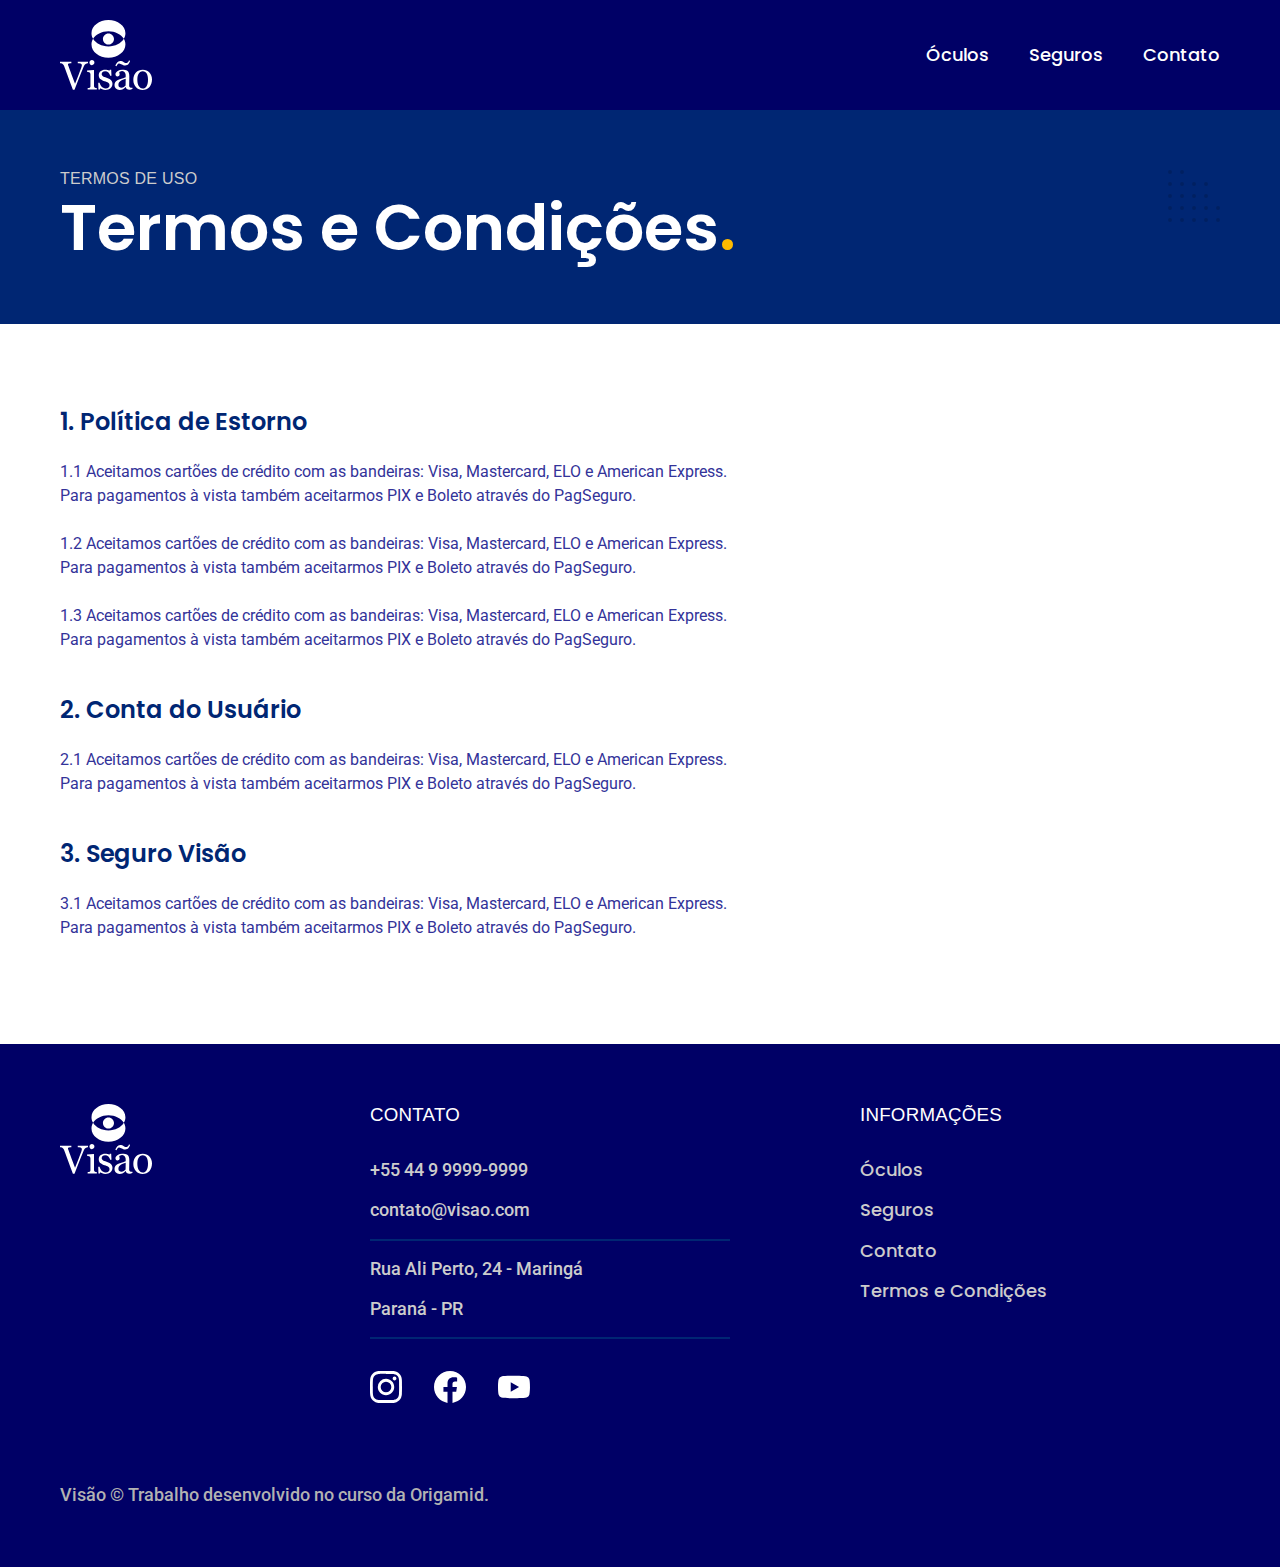
<file: termos.html>
<!DOCTYPE html>
<html lang="pt-br">
<head>
  <meta charset="UTF-8">
  <meta http-equiv="X-UA-Compatible" content="IE=edge">
  <meta name="viewport" content="width=device-width, initial-scale=1.0">
  <title>Visão | Termos e Condições </title>
  <meta name="description" content="Termos e Condições">
  <link rel="stylesheet" href="./css/style.css">
  <link rel="preconnect" href="https://fonts.googleapis.com">
<link rel="preconnect" href="https://fonts.gstatic.com" crossorigin>
<link rel="preconnect" href="https://fonts.googleapis.com">
<link rel="preconnect" href="https://fonts.gstatic.com" crossorigin>
<link rel="preconnect" href="https://fonts.googleapis.com">
<link rel="preconnect" href="https://fonts.gstatic.com" crossorigin>
<link href="https://fonts.googleapis.com/css2?family=Merriweather:ital,wght@1,900&family=Poppins:wght@400;600&family=Roboto:wght@400;500&display=swap" rel="stylesheet">
</head>
<body id="termos">
  <header class="header-bg">
    <div class="header container">
      <a href="./">
        <img src="./img/logo_visao_branca.svg" alt="Visão">
      </a>
 
    <nav aria-label="primaria">
      <ul class="header-menu font-1-m cor-1 ">
        <li><a href="./oculos.html">Óculos</a></li>
        <li><a href="./seguros.html">Seguros</a></li>
        <li><a href="./contato.html">Contato</a></li>
      </ul>
    </nav>
    </div>
  </header>

  <main>
    <div class="titulo-bg">
      <div class="titulo container">
        <p class="font-2-l-b cor-5">Termos de Uso</p>
        <h1 class="font-1-xxl cor-1">Termos e Condições<span class="cor-p1">.</span></h1>
      </div>
    </div>

    <div class="termos font-2-s cor-10 container">
      <h2 class="font-1-l cor-11">1. Política de Estorno</h2>
      <p>1.1 Aceitamos cartões de crédito com as bandeiras: Visa, Mastercard, ELO e American Express. Para pagamentos à vista também aceitarmos PIX e Boleto através do PagSeguro.</p>
      <p>1.2 Aceitamos cartões de crédito com as bandeiras: Visa, Mastercard, ELO e American Express. Para pagamentos à vista também aceitarmos PIX e Boleto através do PagSeguro.</p>
      <p>1.3 Aceitamos cartões de crédito com as bandeiras: Visa, Mastercard, ELO e American Express. Para pagamentos à vista também aceitarmos PIX e Boleto através do PagSeguro.</p>
      <h2 class="font-1-l cor-11">2. Conta do Usuário</h2>
      <p>2.1 Aceitamos cartões de crédito com as bandeiras: Visa, Mastercard, ELO e American Express. Para pagamentos à vista também aceitarmos PIX e Boleto através do PagSeguro.</p>
      <h2 class="font-1-l cor-11">3. Seguro Visão</h2>
      <p>3.1 Aceitamos cartões de crédito com as bandeiras: Visa, Mastercard, ELO e American Express. Para pagamentos à vista também aceitarmos PIX e Boleto através do PagSeguro.</p>
    </div>
  </main>

  <footer class="footer-bg">
    <div class="footer container">
      <img src="./img/logo_visao_branca.svg" alt="Visão">
      <div class="footer-contato">
        <h3 class="font-2-l-b cor-1">Contato</h3>
        <ul class="font-2-m cor-5">
          <li><a href="tel:+55449999999">+55 44 9 9999-9999</a></li>
          <li><a href="mailto:contato@visao.com">contato@visao.com</a></li>
          <li>Rua Ali Perto, 24 - Maringá</li>
          <li>Paraná - PR</li>
        </ul>
        <div class="footer-redes">
          <a href="">
            <img src="./img/icones/sociais/instagram.svg" alt="Instagram">
          </a>
          <a href="">
            <img src="./img/icones/sociais/facebook.svg" alt="Facebook">
          </a>
          <a href="">
            <img src="./img/icones/sociais/youtube.svg" alt="youtube">
          </a>
        </div>
      </div>
      <div class="footer-informacoes">
        <h3 class="font-2-l-b cor-1">Informações</h3>
        <nav>
          <ul class="font-1-m cor-5">
            <li><a href="./oculos.html">Óculos</a></li>
            <li><a href="./seguros.html">Seguros</a></li>
            <li><a href="./contato.html">Contato</a></li>
            <li><a href="./termos.html">Termos e Condições</a></li>
          </ul>
        </nav>
      </div>
      <p class="footer-cop font-2-m cor-6">Visão © Trabalho desenvolvido no curso da Origamid.</p>
      </div>
  </footer>
  <script src="./js/script.js"></script>
</body>
</html>
</file>
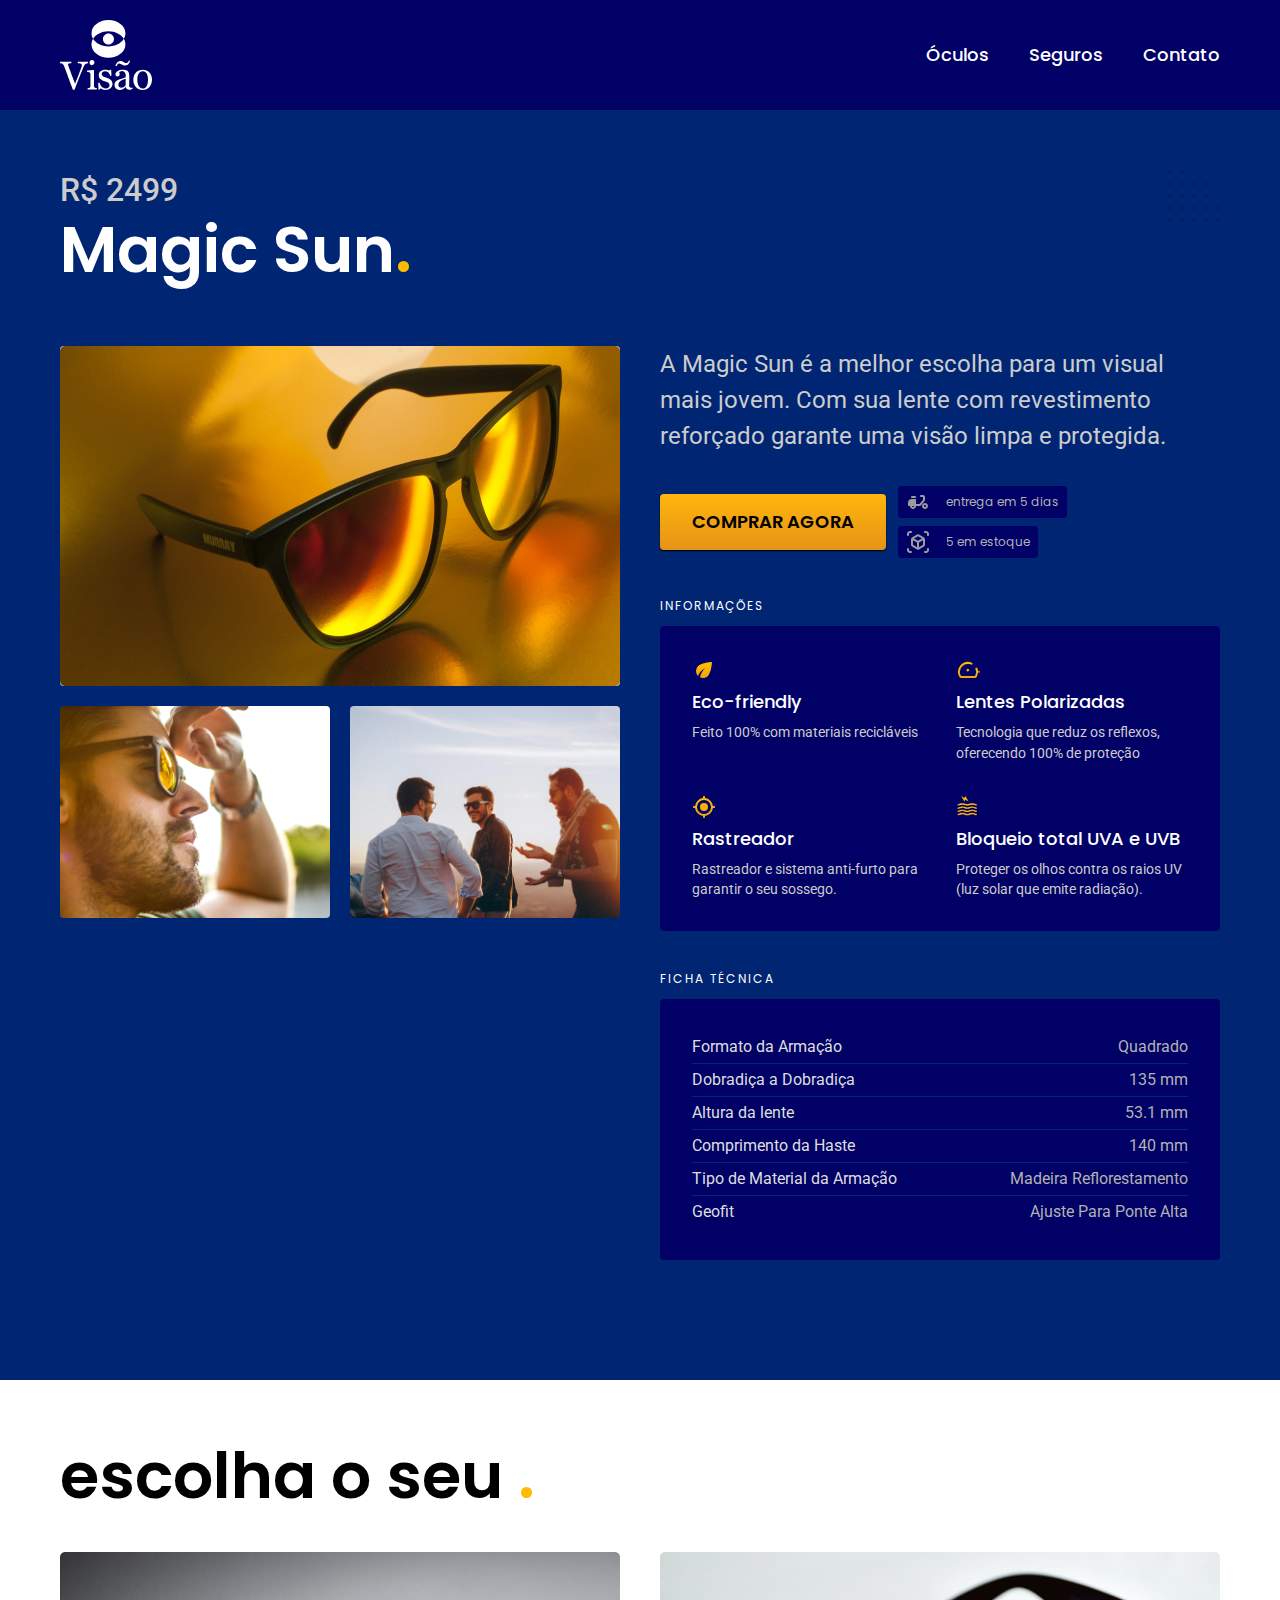
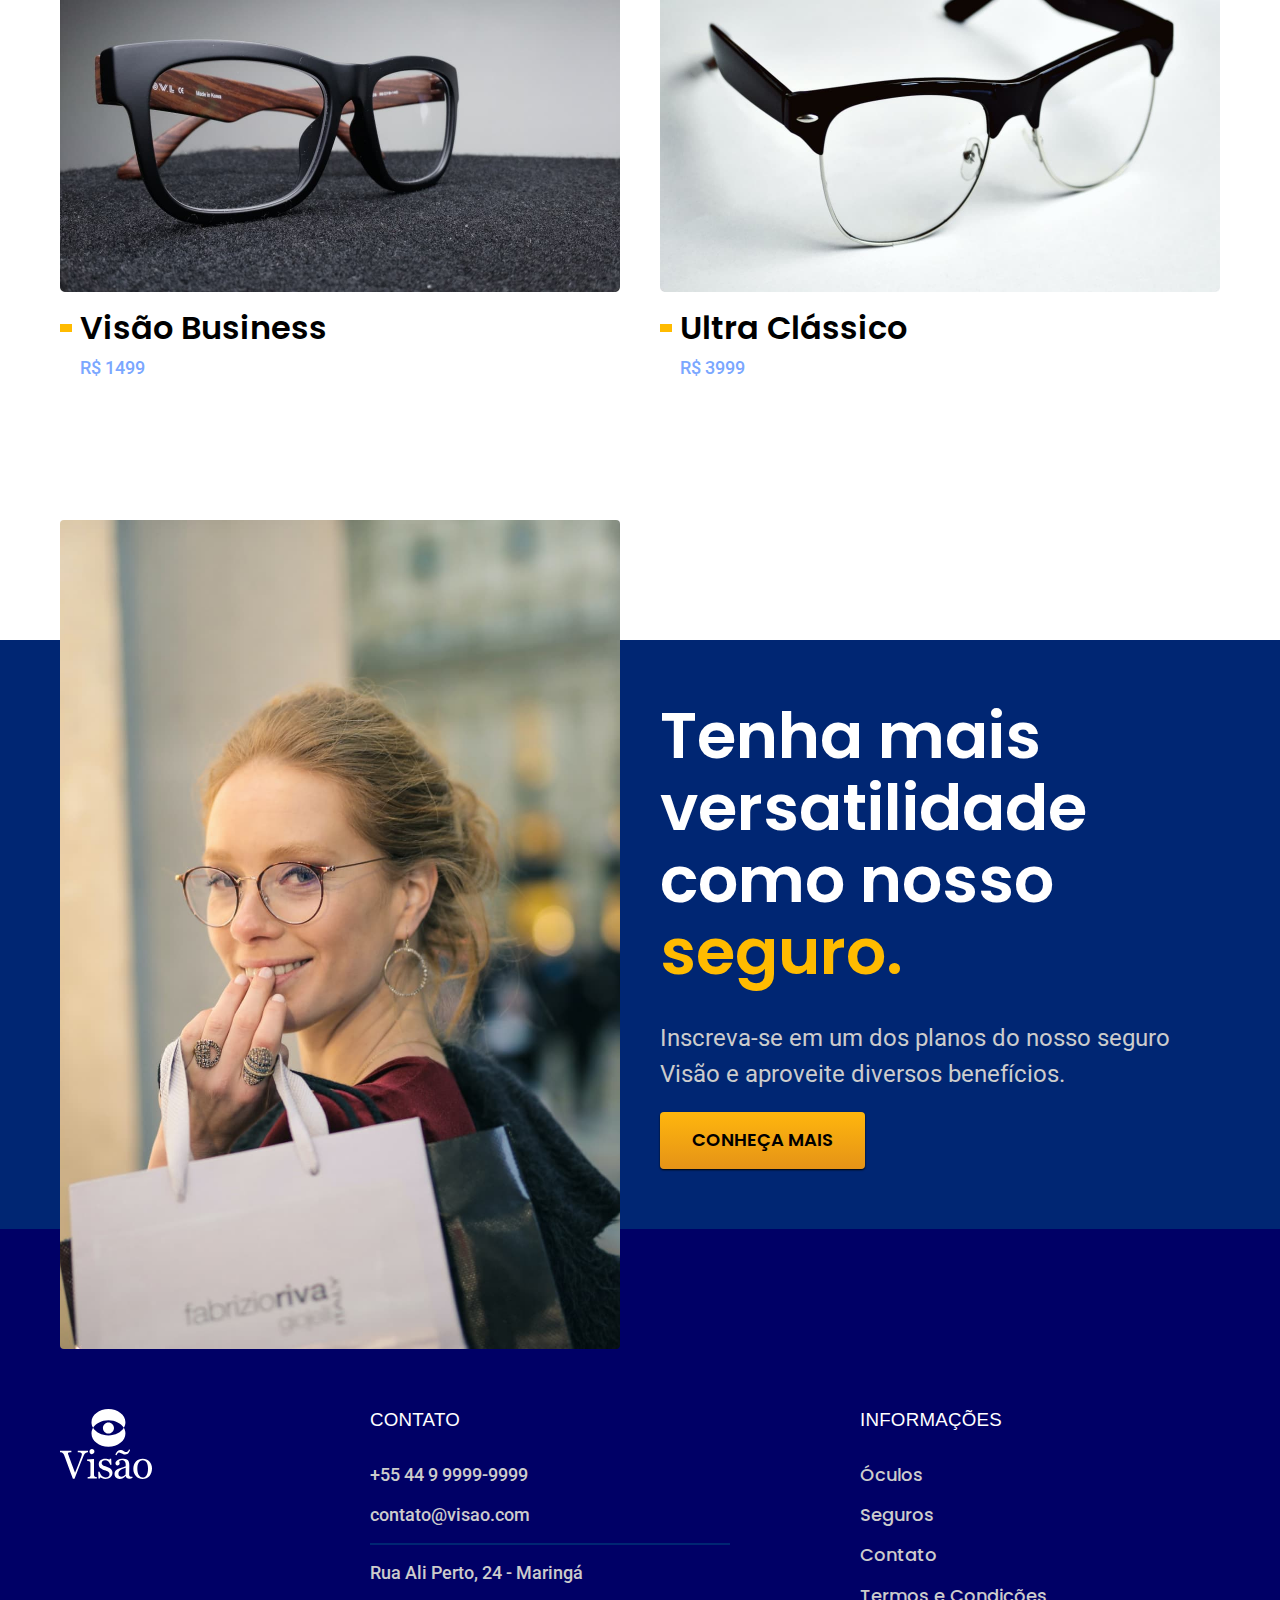
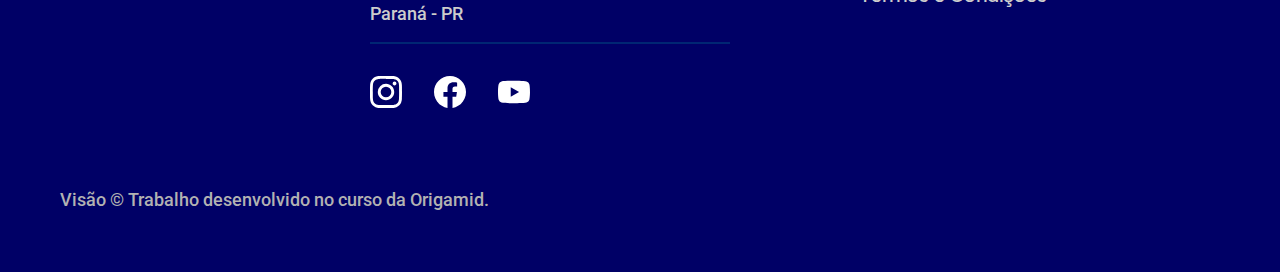
<file: oculos/magic.html>
<!DOCTYPE html>
<html lang="pt-br">
<head>
  <meta charset="UTF-8">
  <meta http-equiv="X-UA-Compatible" content="IE=edge">
  <meta name="viewport" content="width=device-width, initial-scale=1.0">
  <title>Visão | Magic Sun </title>
  <meta name="description" content="Modelo Magic Sun">

  <link rel="stylesheet" href="../css/style.css">

  <link rel="preconnect" href="https://fonts.googleapis.com">
<link rel="preconnect" href="https://fonts.gstatic.com" crossorigin>
<link rel="preconnect" href="https://fonts.googleapis.com">
<link rel="preconnect" href="https://fonts.gstatic.com" crossorigin>
<link rel="preconnect" href="https://fonts.googleapis.com">
<link rel="preconnect" href="https://fonts.gstatic.com" crossorigin>
<link href="https://fonts.googleapis.com/css2?family=Merriweather:ital,wght@1,900&family=Poppins:wght@400;600&family=Roboto:wght@400;500&display=swap" rel="stylesheet">
</head>
<body id="oculos">
  <header class="header-bg">
    <div class="header container">
      <a href="../">
        <img src="../img/logo_visao_branca.svg" alt="Visão">
      </a>
 
    <nav aria-label="primaria">
      <ul class="header-menu font-1-m cor-1 ">
        <li><a href="../oculos.html">Óculos</a></li>
        <li><a href="../seguros.html">Seguros</a></li>
        <li><a href="../contato.html">Contato</a></li>
      </ul>
    </nav>
    </div>
  </header>

  <main class="titulo-bg">
    <div>
      <div class="titulo container">
        <p class="font-2-xl cor-5">R$ 2499</p>
        <h1 class="font-1-xxl cor-1">Magic Sun<span class="cor-p1">.</span></h1>
      </div>
    </div>
    <div class="oculos-padrao container">
      <div class="oculos-imagens">
        <img src="../img/modelos-oculos/magic-1.jpg" alt="oculos magic 1">
        <img src="../img/modelos-oculos/magic-2.jpg" alt="oculos magic 2">
        <img src="../img/modelos-oculos/magic-3.jpg" alt="oculos magic 3">
      </div>
      <div class="oculos-conteudo">
        <p class="font-2-l cor-5">A Magic Sun é a melhor escolha para um visual mais jovem. Com sua lente com revestimento reforçado garante uma visão limpa e protegida.</p>
        <div class="oculos-comprar">
          <a class="botao" href="../orcamento.html?tipo=visao&produto=magic">Comprar Agora</a>
          <span class="font-1-xs cor-6"><img src="../img/icones/entrega.svg" alt=""> entrega em 5 dias</span>
          <span class="font-1-xs cor-6"><img src="../img/icones/estoque.svg" alt=""> 5 em estoque</span>
        </div>

      <h2 class="font-1-xs cor-1">Informações</h2>
      <ul class="oculos-informacoes">
        <li>
          <img src="../img/icones/sustentavel.svg" alt="">
          <h3 class="font-1-m cor-1">Eco-friendly</h3>
          <p class="font-2-xs cor-5">Feito 100%  com materiais recicláveis</p>
        </li>

        <li>
          <img src="../img/icones/velocidade.svg" alt="">
          <h3 class="font-1-m cor-1">Lentes Polarizadas</h3>
          <p class="font-2-xs cor-5">Tecnologia que reduz os reflexos, oferecendo 100% de proteção</p>
        </li>

        <li>
          <img src="../img/icones/rastreador.svg" alt="">
          <h3 class="font-1-m cor-1">Rastreador</h3>
          <p class="font-2-xs cor-5">Rastreador e sistema anti-furto para garantir o seu sossego.</p>
        </li>

        <li>
          <img src="../img/icones/bloqueio-UVB.svg" alt="">
          <h3 class="font-1-m cor-1">Bloqueio total UVA e UVB</h3>
          <p class="font-2-xs cor-5">Proteger os olhos contra os raios UV (luz solar que emite radiação).</p>
        </li>
      </ul>
      <h2 class="font-1-xs cor-1">Ficha Técnica</h2>
      <ul class="oculos-ficha font-2-s cor-4">
        <li>Formato da Armação<span>Quadrado</span></li>
        <li>Dobradiça a Dobradiça<span>135 mm</span></li>
        <li>Altura da lente<span>53.1 mm</span></li>
        <li>Comprimento da Haste<span>140 mm</span></li>
        <li>Tipo de Material da Armação<span>Madeira Reflorestamento</span></li>
        <li>Geofit<span>Ajuste Para Ponte Alta</span></li>

      </ul>
    </div>
    </div>
  </main>

  <article class="oculos-lista container">
    <h2 class=" font-1-xxl">escolha o seu <span class="cor-p1">.</span></h2>

  <ul>

    <li>
      <a href="./visao-business.html">
      <img src="../img/oculos/visao-business.jpg" alt="Oculos Magic Sun">
      <h3 class="font-1-xl">Visão Business</h3>
      <span class="font-2-m cor-8">R$ 1499</span>
      </a>
    </li>

    <li>
      <a href="./ultra.html">
      <img src="../img/oculos/ultra-classico.jpg" alt="Oculos Visão Business">
      <h3 class="font-1-xl">Ultra Clássico</h3>
      <span class="font-2-m cor-8">R$ 3999</span>
      </a>
    </li>
  </ul>
  </article>

  <article class="seguro-bg">
    <div class="seguro container">
      <div class="seguro-imagem">
        <img src="../img/fotos/seguros.jpg" alt="Mulher idosa de Oculos">
      </div>
      <div class="seguro-conteudo">
        <h2 class="font-1-xxl cor-1">Tenha mais versatilidade como nosso <span class="cor-p1">seguro.</span></h2>
        <p class="font-2-l cor-5">Inscreva-se em um dos planos do nosso seguro Visão e aproveite diversos benefícios.</p>
        <a class="botao" href="../seguros.html">Conheça Mais</a>
      </div>
    </div>
  </article>

  <footer class="footer-bg">
    <div class="footer container">
      <img src="../img/logo_visao_branca.svg" alt="Visão">
      <div class="footer-contato">
        <h3 class="font-2-l-b cor-1">Contato</h3>
        <ul class="font-2-m cor-5">
          <li><a href="tel:+55449999999">+55 44 9 9999-9999</a></li>
          <li><a href="mailto:contato@visao.com">contato@visao.com</a></li>
          <li>Rua Ali Perto, 24 - Maringá</li>
          <li>Paraná - PR</li>
        </ul>
        <div class="footer-redes">
          <a href="">
            <img src="../img/icones/sociais/instagram.svg" alt="Instagram">
          </a>
          <a href="">
            <img src="../img/icones/sociais/facebook.svg" alt="Facebook">
          </a>
          <a href="">
            <img src="../img/icones/sociais/youtube.svg" alt="youtube">
          </a>
        </div>
      </div>
      <div class="footer-informacoes">
        <h3 class="font-2-l-b cor-1">Informações</h3>
        <nav>
          <ul class="font-1-m cor-5">
            <li><a href="../oculos.html">Óculos</a></li>
            <li><a href="../seguros.html">Seguros</a></li>
            <li><a href="../contato.html">Contato</a></li>
            <li><a href="../termos.html">Termos e Condições</a></li>
          </ul>
        </nav>
      </div>
      <p class="footer-cop font-2-m cor-6">Visão © Trabalho desenvolvido no curso da Origamid.</p>
      </div>
  </footer>
  <script src="../js/script.js"></script>
</body>
</html>
</file>
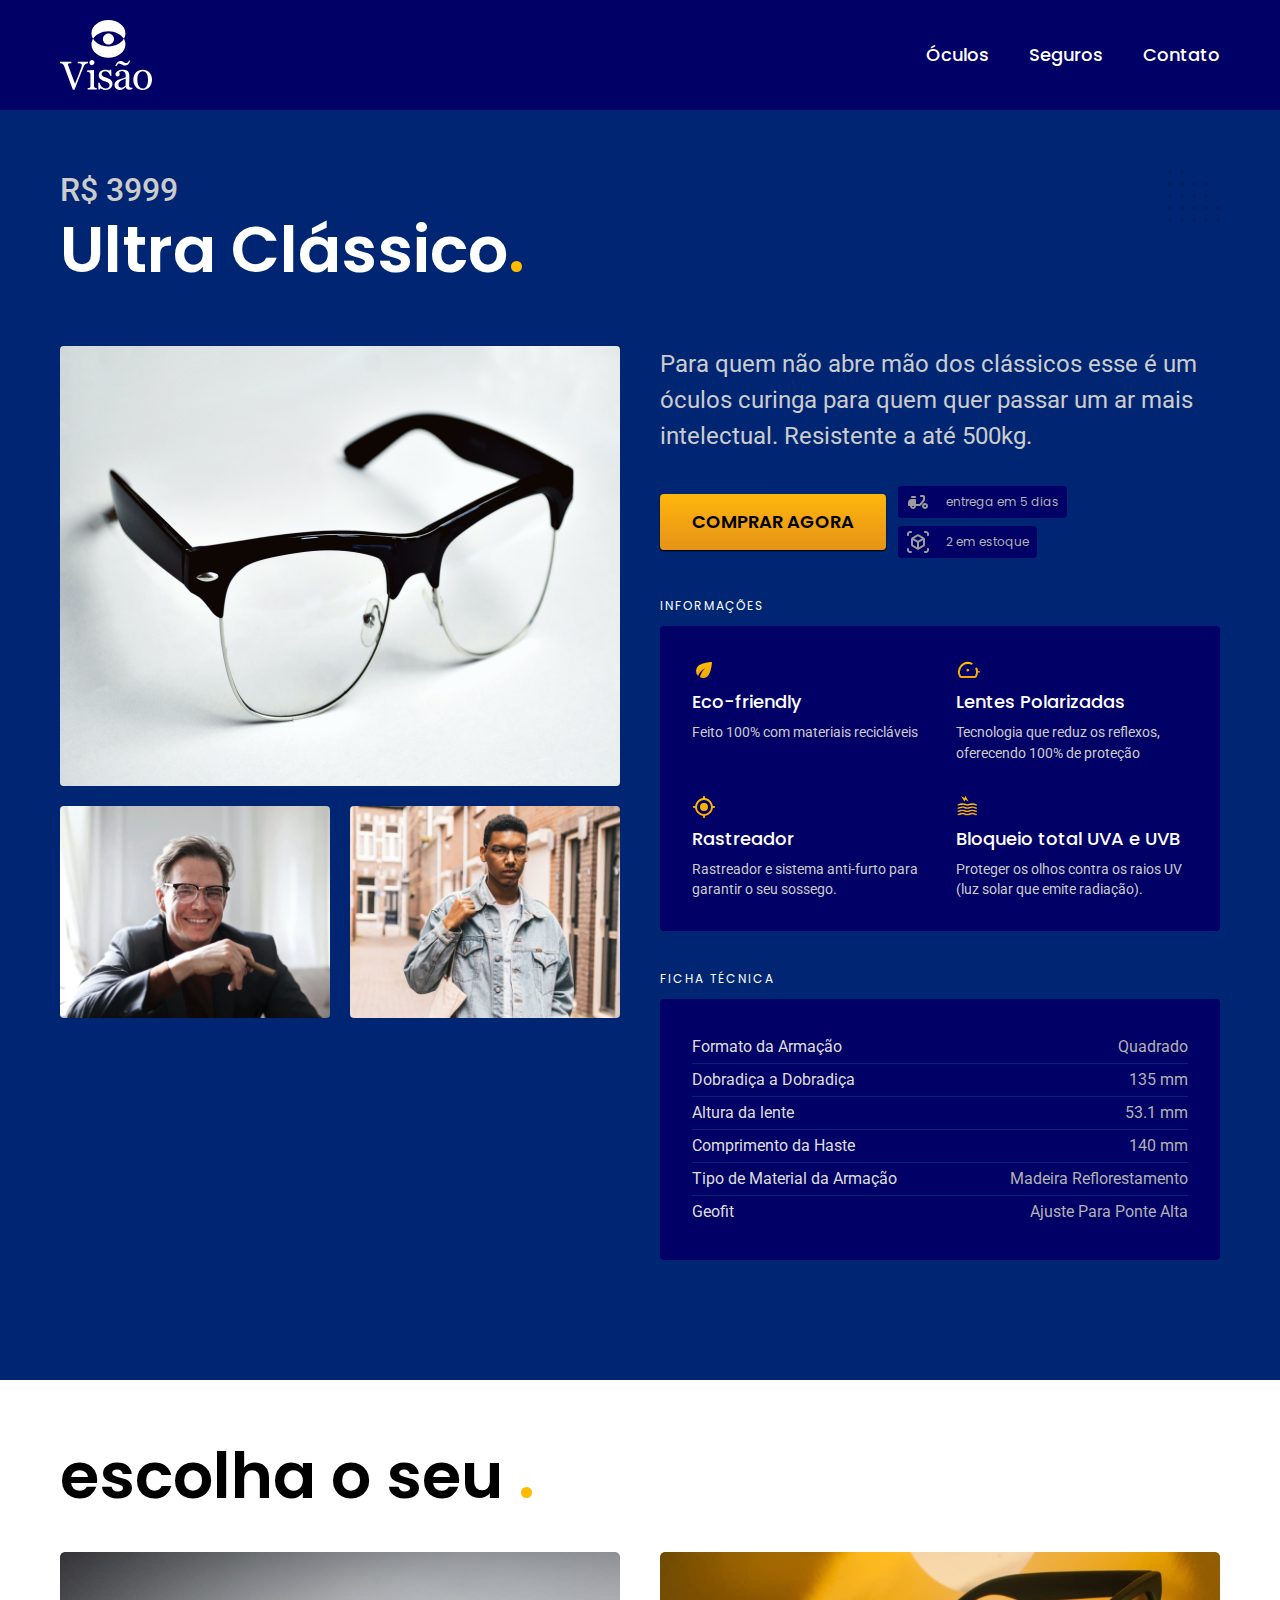
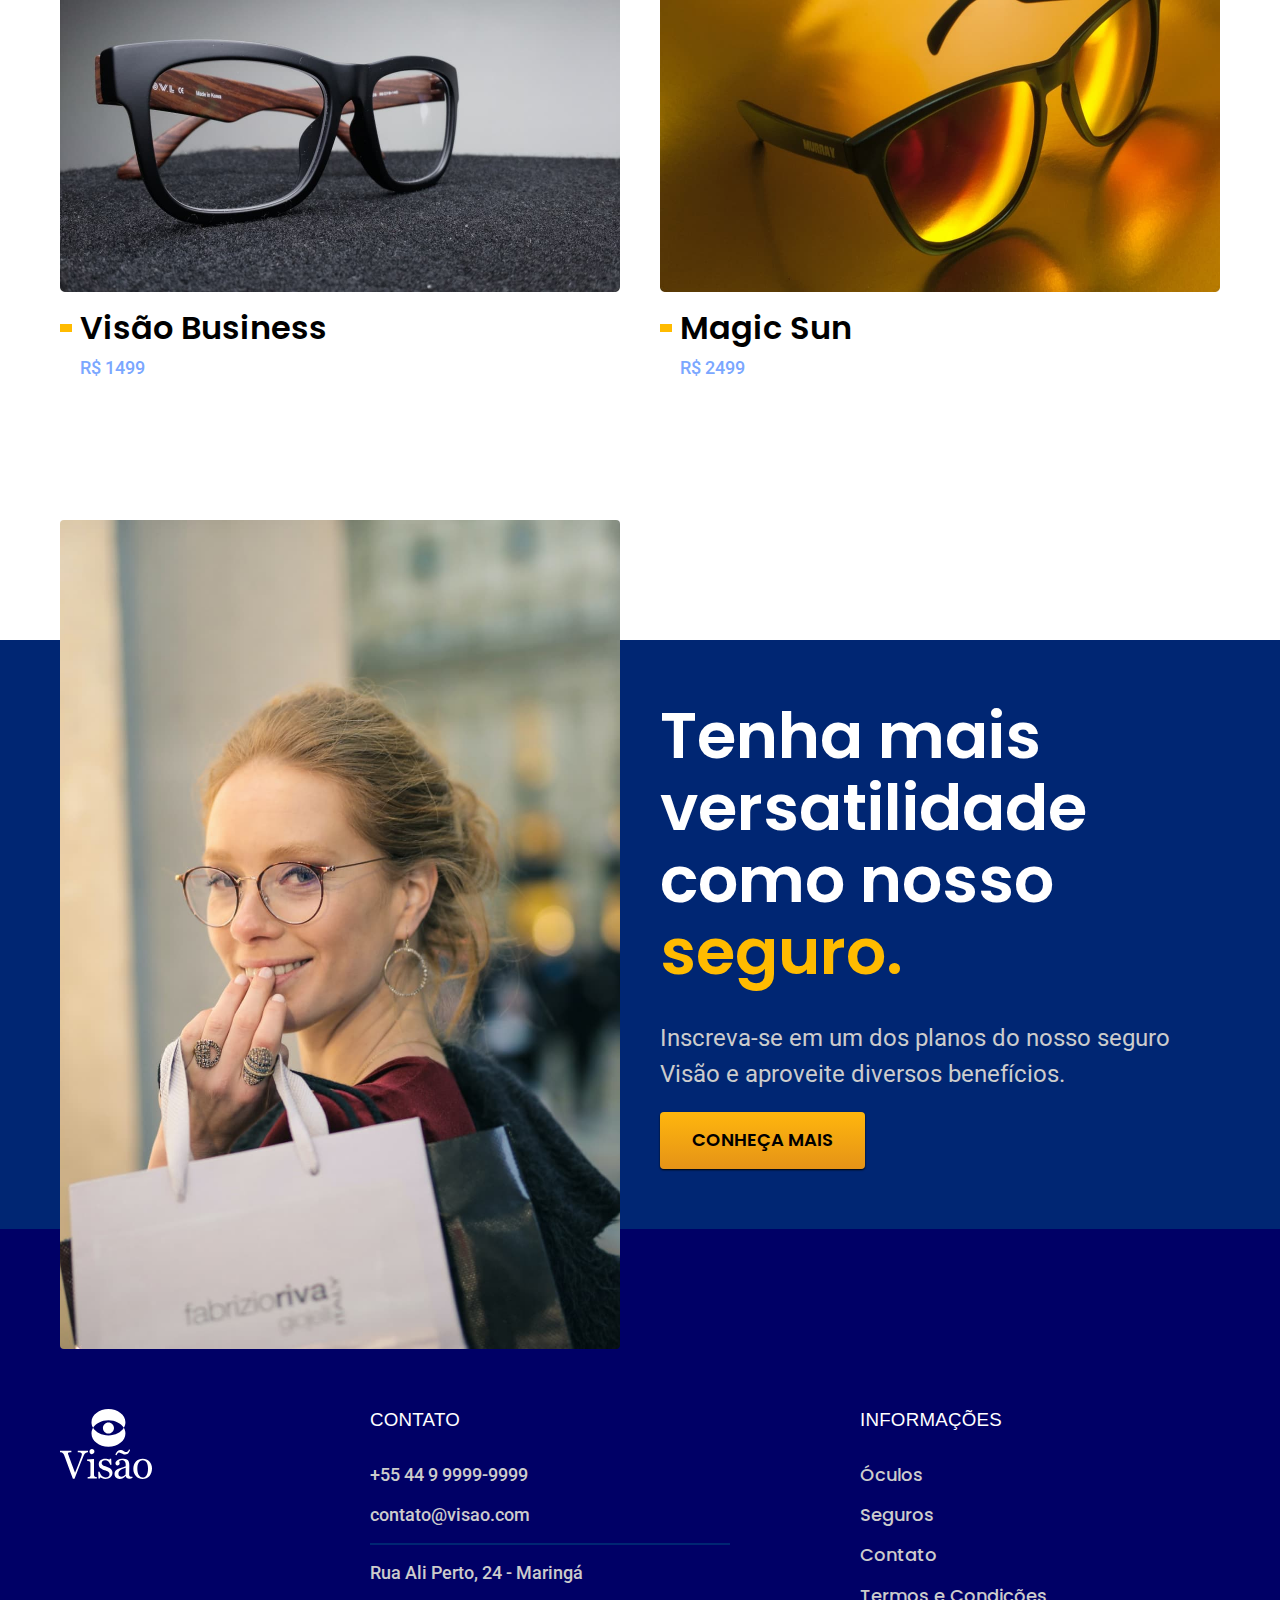
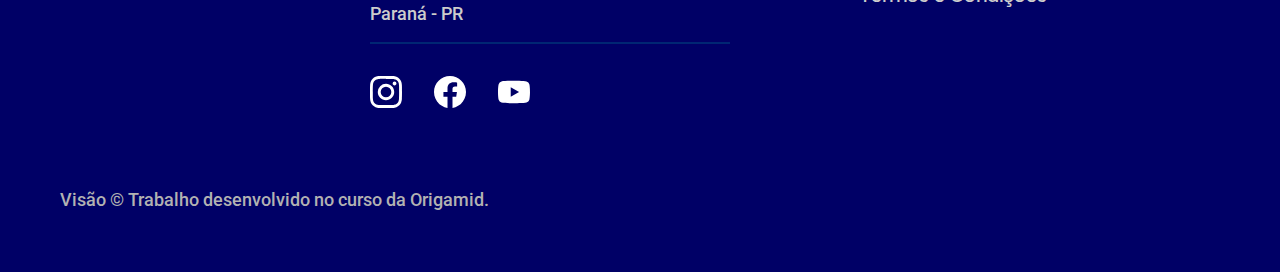
<file: oculos/ultra.html>
<!DOCTYPE html>
<html lang="pt-br">
<head>
  <meta charset="UTF-8">
  <meta http-equiv="X-UA-Compatible" content="IE=edge">
  <meta name="viewport" content="width=device-width, initial-scale=1.0">
  <title>Visão | Ultra Clássico </title>
  <meta name="description" content="Modelo Ultra Clássico">

  <link rel="stylesheet" href="../css/style.css">

  <link rel="preconnect" href="https://fonts.googleapis.com">
<link rel="preconnect" href="https://fonts.gstatic.com" crossorigin>
<link rel="preconnect" href="https://fonts.googleapis.com">
<link rel="preconnect" href="https://fonts.gstatic.com" crossorigin>
<link rel="preconnect" href="https://fonts.googleapis.com">
<link rel="preconnect" href="https://fonts.gstatic.com" crossorigin>
<link href="https://fonts.googleapis.com/css2?family=Merriweather:ital,wght@1,900&family=Poppins:wght@400;600&family=Roboto:wght@400;500&display=swap" rel="stylesheet">
</head>
<body id="oculos">
  <header class="header-bg">
    <div class="header container">
      <a href="../">
        <img src="../img/logo_visao_branca.svg" alt="Visão">
      </a>
 
    <nav aria-label="primaria">
      <ul class="header-menu font-1-m cor-1 ">
        <li><a href="../oculos.html">Óculos</a></li>
        <li><a href="../seguros.html">Seguros</a></li>
        <li><a href="../contato.html">Contato</a></li>
      </ul>
    </nav>
    </div>
  </header>

  <main class="titulo-bg">
    <div>
      <div class="titulo container">
        <p class="font-2-xl cor-5">R$ 3999</p>
        <h1 class="font-1-xxl cor-1">Ultra Clássico<span class="cor-p1">.</span></h1>
      </div>
    </div>
    <div class="oculos-padrao container">
      <div class="oculos-imagens">
        <img src="../img/modelos-oculos/ultra-1.jpg" alt="">
        <img src="../img/modelos-oculos/utra-2.jpg" alt="">
        <img src="../img/modelos-oculos/ultra-3.jpg" alt="">
      </div>
      <div class="oculos-conteudo">
        <p class="font-2-l cor-5">Para quem não abre mão dos clássicos esse é um óculos curinga para quem quer passar um ar mais intelectual. Resistente a até 500kg.</p>
        <div class="oculos-comprar">
          <a class="botao" href="../orcamento.html?tipo=visao&produto=ultra">Comprar Agora</a>
          <span class="font-1-xs cor-6"><img src="../img/icones/entrega.svg" alt=""> entrega em 5 dias</span>
          <span class="font-1-xs cor-6"><img src="../img/icones/estoque.svg" alt=""> 2 em estoque</span>
        </div>

      <h2 class="font-1-xs cor-1">Informações</h2>
      <ul class="oculos-informacoes">
        <li>
          <img src="../img/icones/sustentavel.svg" alt="">
          <h3 class="font-1-m cor-1">Eco-friendly</h3>
          <p class="font-2-xs cor-5">Feito 100%  com materiais recicláveis</p>
        </li>

        <li>
          <img src="../img/icones/velocidade.svg" alt="">
          <h3 class="font-1-m cor-1">Lentes Polarizadas</h3>
          <p class="font-2-xs cor-5">Tecnologia que reduz os reflexos, oferecendo 100% de proteção</p>
        </li>

        <li>
          <img src="../img/icones/rastreador.svg" alt="">
          <h3 class="font-1-m cor-1">Rastreador</h3>
          <p class="font-2-xs cor-5">Rastreador e sistema anti-furto para garantir o seu sossego.</p>
        </li>

        <li>
          <img src="../img/icones/bloqueio-UVB.svg" alt="">
          <h3 class="font-1-m cor-1">Bloqueio total UVA e UVB</h3>
          <p class="font-2-xs cor-5">Proteger os olhos contra os raios UV (luz solar que emite radiação).</p>
        </li>
      </ul>
      <h2 class="font-1-xs cor-1">Ficha Técnica</h2>
      <ul class="oculos-ficha font-2-s cor-4">
        <li>Formato da Armação<span>Quadrado</span></li>
        <li>Dobradiça a Dobradiça<span>135 mm</span></li>
        <li>Altura da lente<span>53.1 mm</span></li>
        <li>Comprimento da Haste<span>140 mm</span></li>
        <li>Tipo de Material da Armação<span>Madeira Reflorestamento</span></li>
        <li>Geofit<span>Ajuste Para Ponte Alta</span></li>

      </ul>
    </div>
    </div>
  </main>

  <article class="oculos-lista container">
    <h2 class=" font-1-xxl">escolha o seu <span class="cor-p1">.</span></h2>

  <ul>

    <li>
      <a href="./visao-business.html">
      <img src="../img/oculos/visao-business.jpg" alt="Oculos Visão Business">
      <h3 class="font-1-xl">Visão Business</h3>
      <span class="font-2-m cor-8">R$ 1499</span>
      </a>
    </li>

    <li>
      <a href="./magic.html">
      <img src="../img/oculos/magic-sun.jpg" alt="Oculos Magic Sun">
      <h3 class="font-1-xl">Magic Sun</h3>
      <span class="font-2-m cor-8">R$ 2499</span>
      </a>
    </li>
  </ul>
  </article>

  <article class="seguro-bg">
    <div class="seguro container">
      <div class="seguro-imagem">
        <img src="../img/fotos/seguros.jpg" alt="Mulher idosa de Oculos">
      </div>
      <div class="seguro-conteudo">
        <h2 class="font-1-xxl cor-1">Tenha mais versatilidade como nosso <span class="cor-p1">seguro.</span></h2>
        <p class="font-2-l cor-5">Inscreva-se em um dos planos do nosso seguro Visão e aproveite diversos benefícios.</p>
        <a class="botao" href="../seguros.html">Conheça Mais</a>
      </div>
    </div>
  </article>

  <footer class="footer-bg">
    <div class="footer container">
      <img src="../img/logo_visao_branca.svg" alt="Visão">
      <div class="footer-contato">
        <h3 class="font-2-l-b cor-1">Contato</h3>
        <ul class="font-2-m cor-5">
          <li><a href="tel:+55449999999">+55 44 9 9999-9999</a></li>
          <li><a href="mailto:contato@visao.com">contato@visao.com</a></li>
          <li>Rua Ali Perto, 24 - Maringá</li>
          <li>Paraná - PR</li>
        </ul>
        <div class="footer-redes">
          <a href="">
            <img src="../img/icones/sociais/instagram.svg" alt="Instagram">
          </a>
          <a href="">
            <img src="../img/icones/sociais/facebook.svg" alt="Facebook">
          </a>
          <a href="">
            <img src="../img/icones/sociais/youtube.svg" alt="youtube">
          </a>
        </div>
      </div>
      <div class="footer-informacoes">
        <h3 class="font-2-l-b cor-1">Informações</h3>
        <nav>
          <ul class="font-1-m cor-5">
            <li><a href="../oculos.html">Óculos</a></li>
            <li><a href="../seguros.html">Seguros</a></li>
            <li><a href="../contato.html">Contato</a></li>
            <li><a href="../termos.html">Termos e Condições</a></li>
          </ul>
        </nav>
      </div>
      <p class="footer-cop font-2-m cor-6">Visão © Trabalho desenvolvido no curso da Origamid.</p>
      </div>
  </footer>
  <script src="../js/script.js"></script>
</body>
</html>
</file>
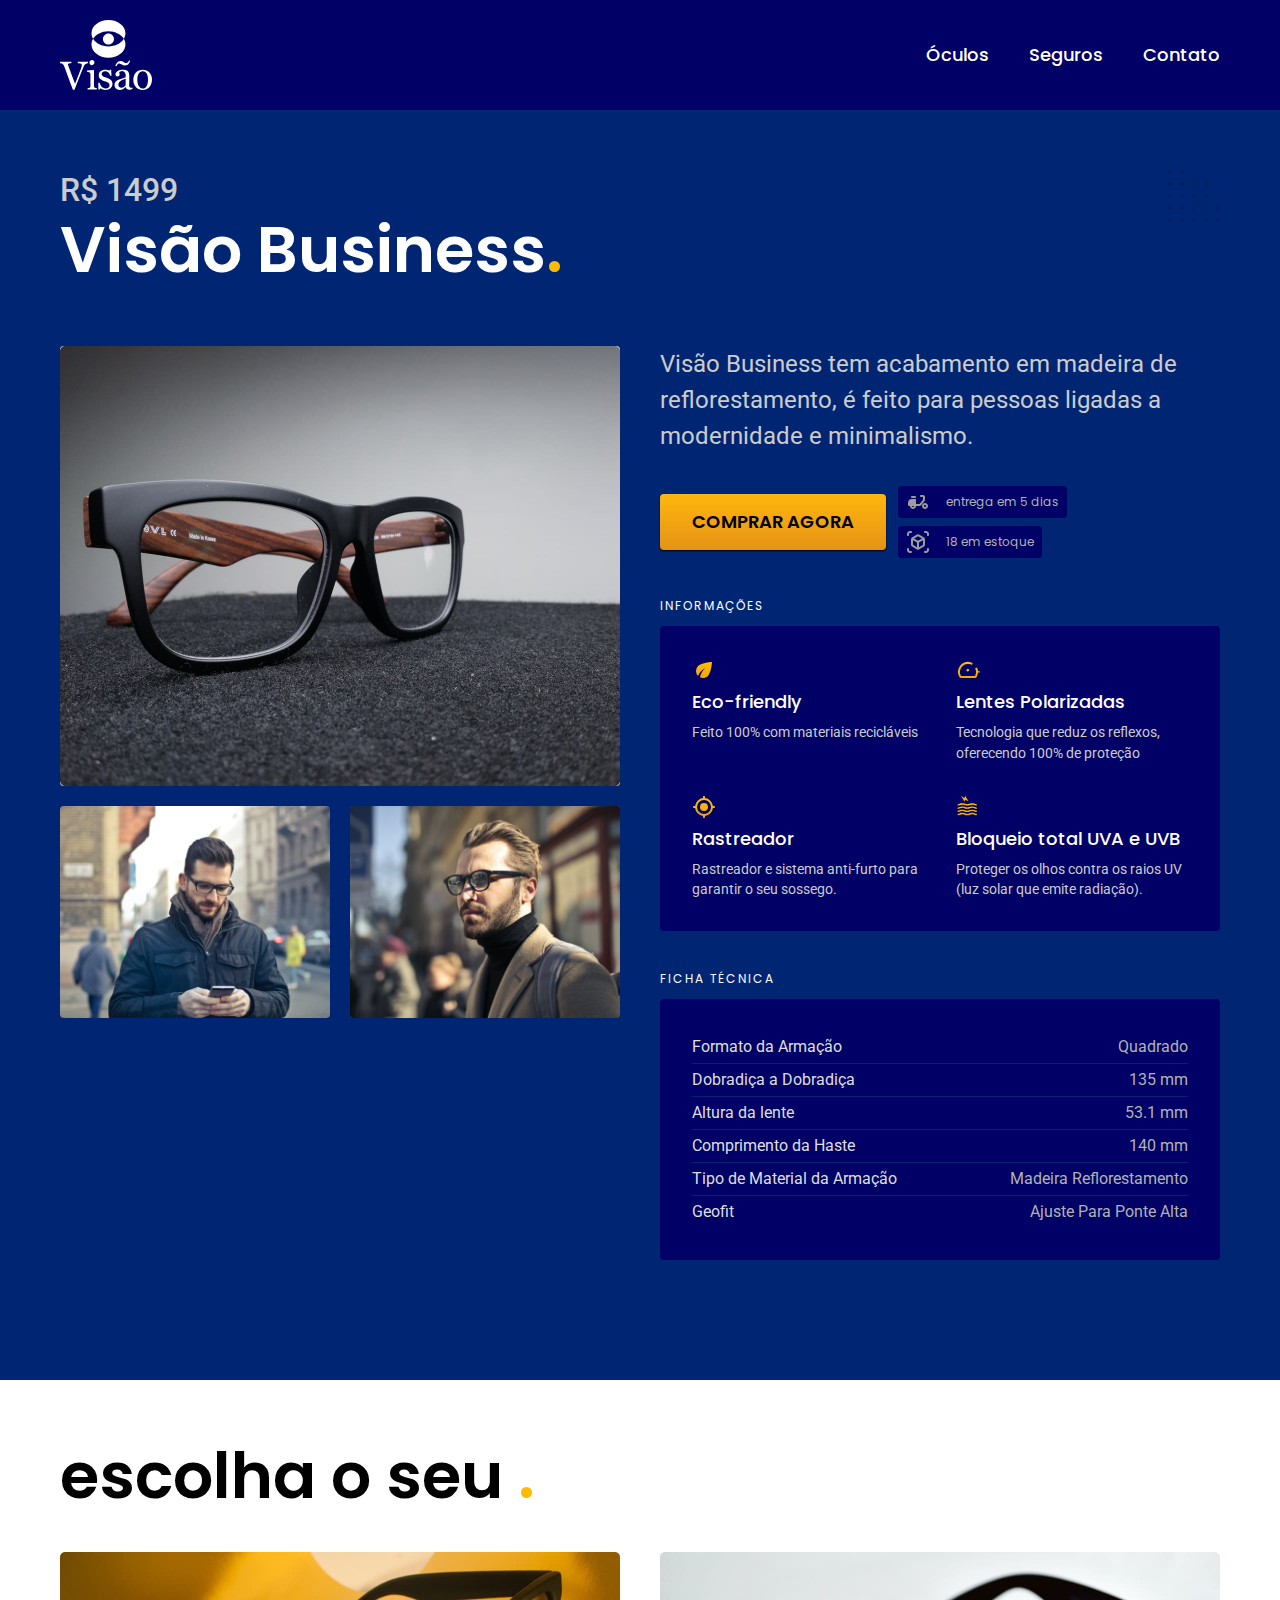
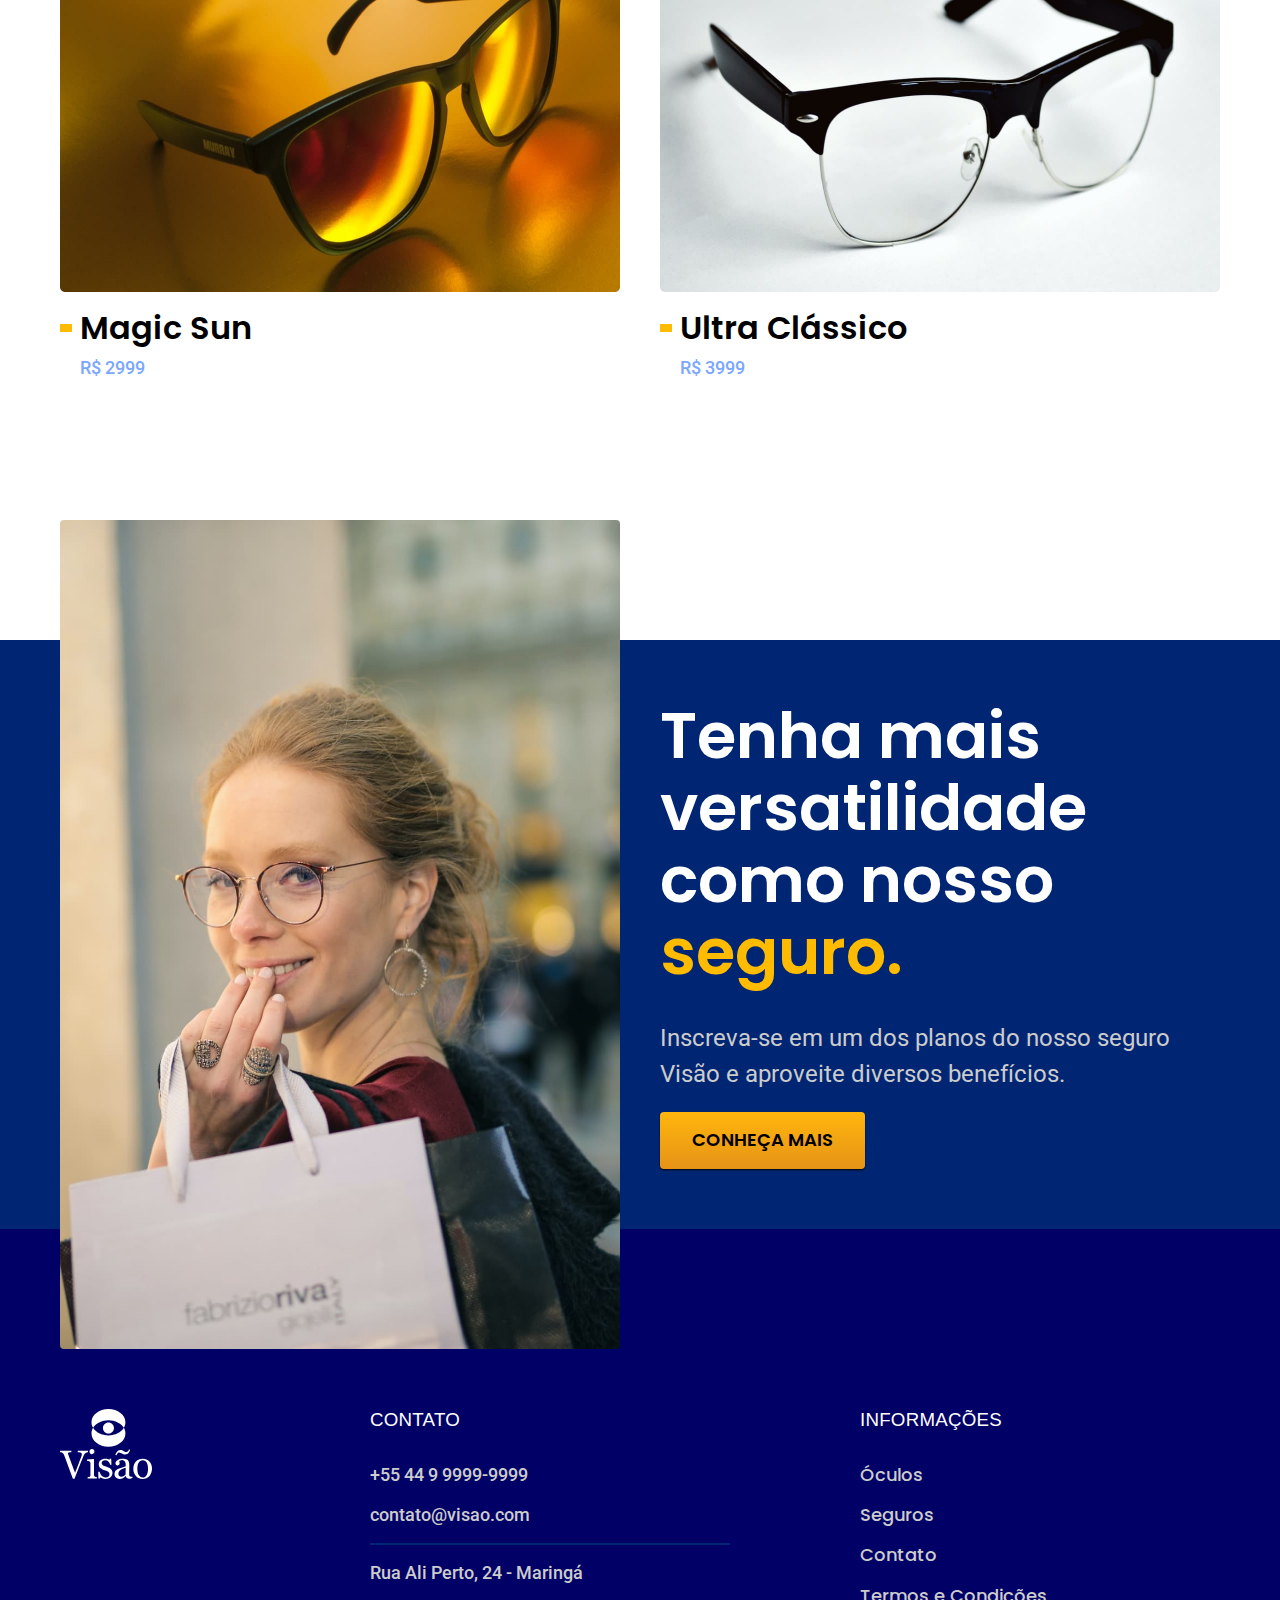
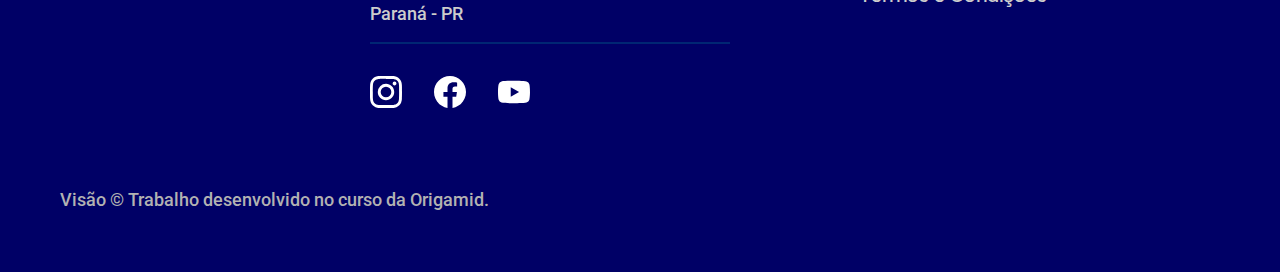
<file: oculos/visao-business.html>
<!DOCTYPE html>
<html lang="pt-br">
<head>
  <meta charset="UTF-8">
  <meta http-equiv="X-UA-Compatible" content="IE=edge">
  <meta name="viewport" content="width=device-width, initial-scale=1.0">
  <title>Visão | Visão Business </title>
  <meta name="description" content="Modelo Visão Business">

  <link rel="stylesheet" href="../css/style.css">

  <link rel="preconnect" href="https://fonts.googleapis.com">
<link rel="preconnect" href="https://fonts.gstatic.com" crossorigin>
<link rel="preconnect" href="https://fonts.googleapis.com">
<link rel="preconnect" href="https://fonts.gstatic.com" crossorigin>
<link rel="preconnect" href="https://fonts.googleapis.com">
<link rel="preconnect" href="https://fonts.gstatic.com" crossorigin>
<link href="https://fonts.googleapis.com/css2?family=Merriweather:ital,wght@1,900&family=Poppins:wght@400;600&family=Roboto:wght@400;500&display=swap" rel="stylesheet">
</head>
<body id="oculos">
  <header class="header-bg">
    <div class="header container">
      <a href="../">
        <img src="../img/logo_visao_branca.svg" alt="Visão">
      </a>
 
    <nav aria-label="primaria">
      <ul class="header-menu font-1-m cor-1 ">
        <li><a href="../oculos.html">Óculos</a></li>
        <li><a href="../seguros.html">Seguros</a></li>
        <li><a href="../contato.html">Contato</a></li>
      </ul>
    </nav>
    </div>
  </header>

  <main class="titulo-bg">
    <div>
      <div class="titulo container">
        <p class="font-2-xl cor-5">R$ 1499</p>
        <h1 class="font-1-xxl cor-1">Visão Business<span class="cor-p1">.</span></h1>
      </div>
    </div>
    <div class="oculos-padrao container">
      <div class="oculos-imagens">
        <img src="../img/modelos-oculos/visao-1.jpg" alt="">
        <img src="../img/modelos-oculos/visao-2.jpg" alt="">
        <img src="../img/modelos-oculos/visao-3.jpg" alt="">
      </div>
      <div class="oculos-conteudo">
        <p class="font-2-l cor-5">Visão Business tem acabamento em madeira de reflorestamento, é feito para pessoas ligadas a modernidade e minimalismo. </p>
        <div class="oculos-comprar">
          <a class="botao" href="../orcamento.html?tipo=visao&produto=visao-business">Comprar Agora</a>
          <span class="font-1-xs cor-6"><img src="../img/icones/entrega.svg" alt=""> entrega em 5 dias</span>
          <span class="font-1-xs cor-6"><img src="../img/icones/estoque.svg" alt=""> 18 em estoque</span>
        </div>

      <h2 class="font-1-xs cor-1">Informações</h2>
      <ul class="oculos-informacoes">
        <li>
          <img src="../img/icones/sustentavel.svg" alt="">
          <h3 class="font-1-m cor-1">Eco-friendly</h3>
          <p class="font-2-xs cor-5">Feito 100%  com materiais recicláveis</p>
        </li>

        <li>
          <img src="../img/icones/velocidade.svg" alt="">
          <h3 class="font-1-m cor-1">Lentes Polarizadas</h3>
          <p class="font-2-xs cor-5">Tecnologia que reduz os reflexos, oferecendo 100% de proteção</p>
        </li>

        <li>
          <img src="../img/icones/rastreador.svg" alt="">
          <h3 class="font-1-m cor-1">Rastreador</h3>
          <p class="font-2-xs cor-5">Rastreador e sistema anti-furto para garantir o seu sossego.</p>
        </li>

        <li>
          <img src="../img/icones/bloqueio-UVB.svg" alt="">
          <h3 class="font-1-m cor-1">Bloqueio total UVA e UVB</h3>
          <p class="font-2-xs cor-5">Proteger os olhos contra os raios UV (luz solar que emite radiação).</p>
        </li>
      </ul>
      <h2 class="font-1-xs cor-1">Ficha Técnica</h2>
      <ul class="oculos-ficha font-2-s cor-4">
        <li>Formato da Armação<span>Quadrado</span></li>
        <li>Dobradiça a Dobradiça<span>135 mm</span></li>
        <li>Altura da lente<span>53.1 mm</span></li>
        <li>Comprimento da Haste<span>140 mm</span></li>
        <li>Tipo de Material da Armação<span>Madeira Reflorestamento</span></li>
        <li>Geofit<span>Ajuste Para Ponte Alta</span></li>

      </ul>
    </div>
    </div>
  </main>

  <article class="oculos-lista container">
    <h2 class=" font-1-xxl">escolha o seu <span class="cor-p1">.</span></h2>

  <ul>

    <li>
      <a href="./magic.html">
      <img src="../img/oculos/magic-sun.jpg" alt="Oculos Magic Sun">
      <h3 class="font-1-xl">Magic Sun</h3>
      <span class="font-2-m cor-8">R$ 2999</span>
      </a>
    </li>

    <li>
      <a href="./ultra.html">
      <img src="../img/oculos/ultra-classico.jpg" alt="Oculos Visão Business">
      <h3 class="font-1-xl">Ultra Clássico</h3>
      <span class="font-2-m cor-8">R$ 3999</span>
      </a>
    </li>
  </ul>
  </article>

  <article class="seguro-bg">
    <div class="seguro container">
      <div class="seguro-imagem">
        <img src="../img/fotos/seguros.jpg" alt="Mulher idosa de Oculos">
      </div>
      <div class="seguro-conteudo">
        <h2 class="font-1-xxl cor-1">Tenha mais versatilidade como nosso <span class="cor-p1">seguro.</span></h2>
        <p class="font-2-l cor-5">Inscreva-se em um dos planos do nosso seguro Visão e aproveite diversos benefícios.</p>
        <a class="botao" href="../seguros.html">Conheça Mais</a>
      </div>
    </div>
  </article>

  <footer class="footer-bg">
    <div class="footer container">
      <img src="../img/logo_visao_branca.svg" alt="Visão">
      <div class="footer-contato">
        <h3 class="font-2-l-b cor-1">Contato</h3>
        <ul class="font-2-m cor-5">
          <li><a href="tel:+55449999999">+55 44 9 9999-9999</a></li>
          <li><a href="mailto:contato@visao.com">contato@visao.com</a></li>
          <li>Rua Ali Perto, 24 - Maringá</li>
          <li>Paraná - PR</li>
        </ul>
        <div class="footer-redes">
          <a href="">
            <img src="../img/icones/sociais/instagram.svg" alt="Instagram">
          </a>
          <a href="">
            <img src="../img/icones/sociais/facebook.svg" alt="Facebook">
          </a>
          <a href="">
            <img src="../img/icones/sociais/youtube.svg" alt="youtube">
          </a>
        </div>
      </div>
      <div class="footer-informacoes">
        <h3 class="font-2-l-b cor-1">Informações</h3>
        <nav>
          <ul class="font-1-m cor-5">
            <li><a href="../oculos.html">Óculos</a></li>
            <li><a href="../seguros.html">Seguros</a></li>
            <li><a href="../contato.html">Contato</a></li>
            <li><a href="../termos.html">Termos e Condições</a></li>
          </ul>
        </nav>
      </div>
      <p class="footer-cop font-2-m cor-6">Visão © Trabalho desenvolvido no curso da Origamid.</p>
      </div>
  </footer>
  <script src="../js/script.js"></script>
</body>
</html>
</file>
<file: css/style.css>
@import "./global/global.css";
@import "./global/header.css";
@import "./global/footer.css";

/*HOME*/
@import "./home/introducao.css";
@import "./home/tecnologia.css";
@import "./home/depoimento.css";


/*ULTILIDADES*/
@import "./ultilidades/componentes.css";
@import "./ultilidades/formulario.css";

/*CORES*/
@import "./ultilidades/cores.css";

/*TIPOGRAFIA*/
@import "./ultilidades/tipografia.css";

/*OCULOS*/
@import "./oculos/oculos-lista.css";
@import "./oculos/oculos.css";

@import "./oculos-separados/oculos-sep.css";

/*SEGUROS*/
@import "./seguros/seguros.css";
@import "./seguros/vantagens.css";
@import "./seguros/perguntas.css";
@import "./oculos-separados/seguro.css";

/*CONTATOS*/
@import "./contato/contato.css";
@import "./contato/lojas.css";

/*ORÇAMENTO*/
@import "./orcamento/orcamento.css";

/*TERMOS*/
@import "./termos/termos.css";

/*ANIMAÇÃO*/
@import "./ultilidades/animacao.css";
</file>
